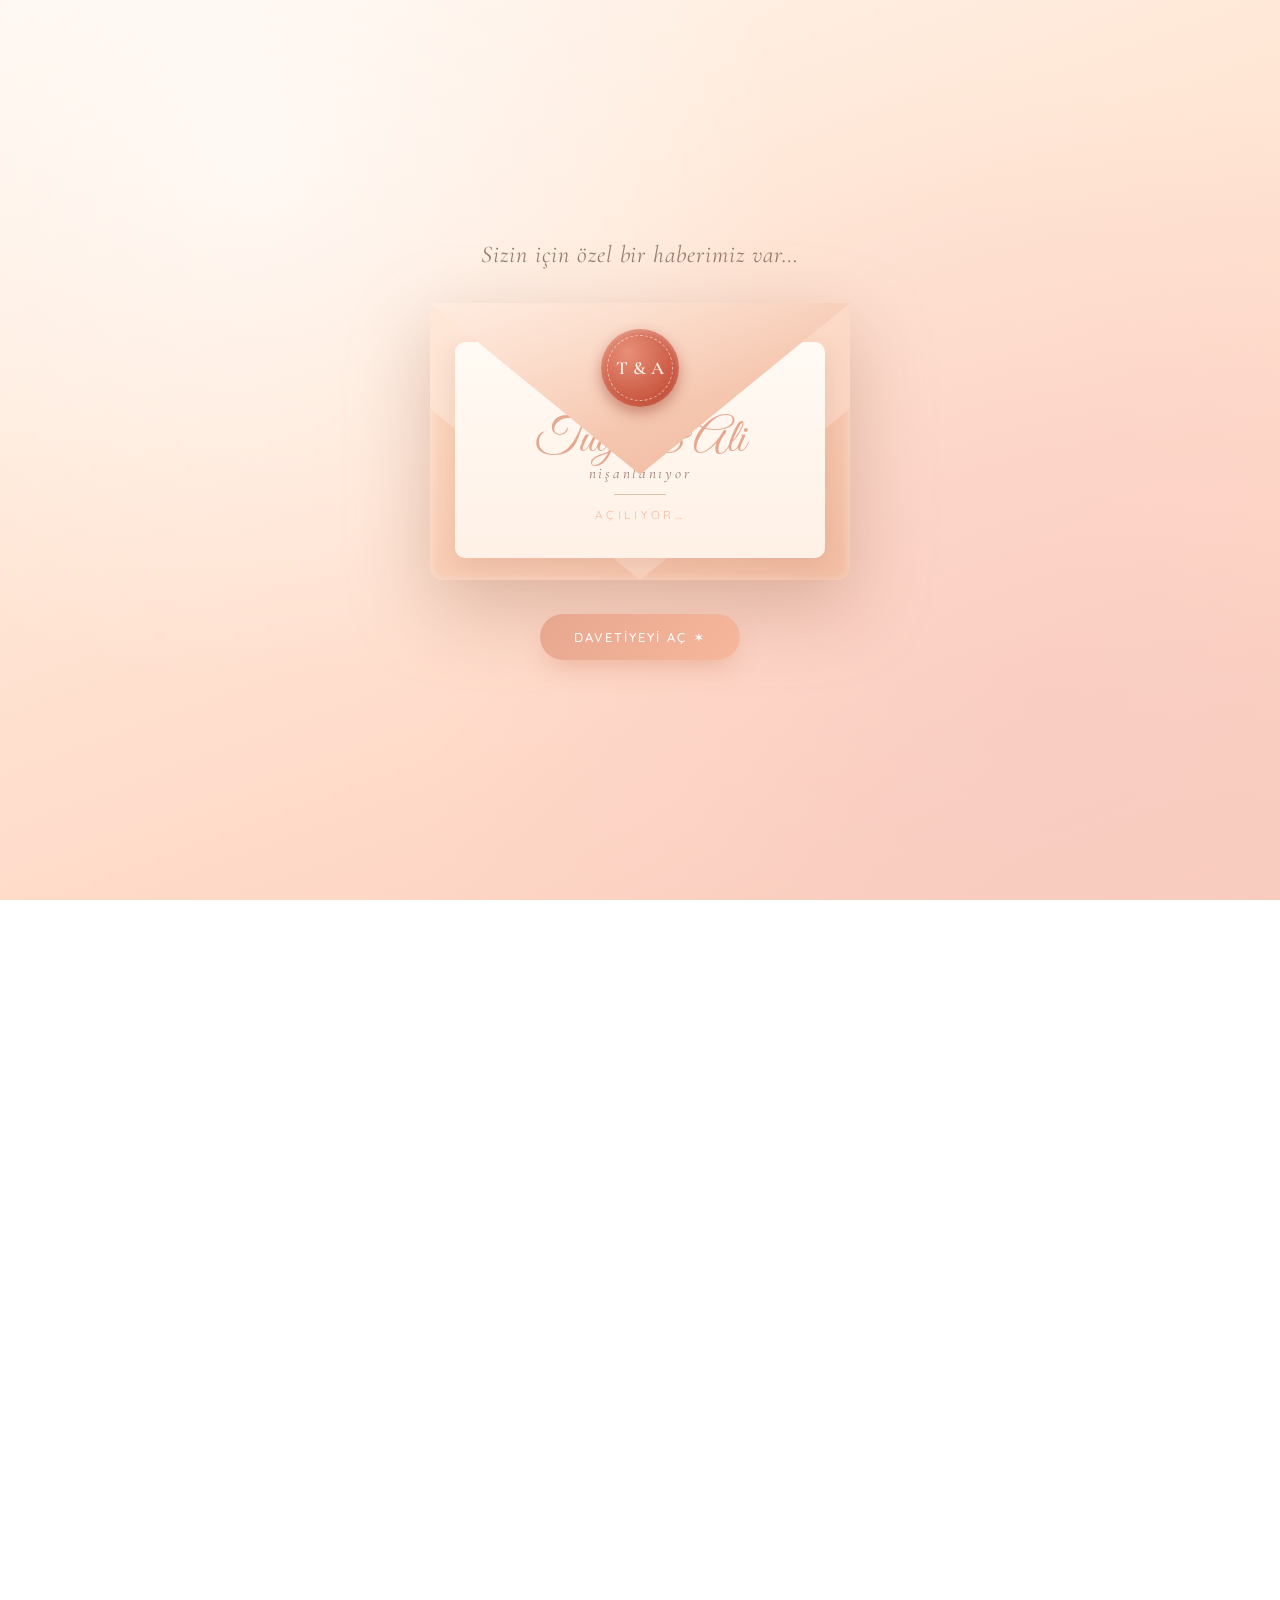
<file: index.html>
<!DOCTYPE html>
<html lang="tr">
<head>
<meta charset="UTF-8" />
<meta name="viewport" content="width=device-width, initial-scale=1.0" />
<meta name="theme-color" content="#ffd9c0" />
<title>Tuğba & Ali · Nişan Davetiyesi</title>
<meta name="description" content="Tuğba & Ali nişan törenine davetlisiniz · Zin Haliç" />

<!-- Fonts -->
<link rel="preconnect" href="https://fonts.googleapis.com" />
<link rel="preconnect" href="https://fonts.gstatic.com" crossorigin />
<link href="https://fonts.googleapis.com/css2?family=Great+Vibes&family=Cormorant+Garamond:ital,wght@0,400;0,500;0,600;1,400&family=Quicksand:wght@300;400;500;600&display=swap" rel="stylesheet" />

<link rel="stylesheet" href="css/style.css" />
</head>
<body>

<!-- ===== Global suluboya / SVG filtreleri ===== -->
<svg width="0" height="0" style="position:absolute" aria-hidden="true">
  <defs>
    <filter id="watercolor">
      <feTurbulence type="fractalNoise" baseFrequency="0.012 0.018" numOctaves="3" seed="7" result="noise"/>
      <feDisplacementMap in="SourceGraphic" in2="noise" scale="11" xChannelSelector="R" yChannelSelector="G"/>
    </filter>
    <filter id="soft"><feGaussianBlur stdDeviation="0.4"/></filter>
    <radialGradient id="peachGlow" cx="50%" cy="40%" r="65%">
      <stop offset="0%" stop-color="#fff4ea"/>
      <stop offset="55%" stop-color="#ffdfcb"/>
      <stop offset="100%" stop-color="#f7c8b6"/>
    </radialGradient>
  </defs>
</svg>

<!-- ===== AÇILIŞ: ZARF (Sürpriz) ===== -->
<div id="envelope-screen" class="envelope-screen">
  <div class="env-hint-top">Sizin için özel bir haberimiz var…</div>

  <div class="envelope" id="envelope" role="button" tabindex="0"
       aria-label="Davetiyeyi açmak için dokunun">
    <div class="env-back"></div>

    <!-- içinden çıkan kart -->
    <div class="env-letter">
      <div class="letter-deco">🕊️</div>
      <p class="letter-script">Tuğba &amp; Ali</p>
      <p class="letter-sub">nişanlanıyor</p>
      <span class="letter-line"></span>
      <p class="letter-tap">açılıyor…</p>
    </div>

    <div class="env-front"></div>
    <div class="env-flap" id="env-flap">
      <!-- mum mührü -->
      <div class="wax-seal">
        <span class="wax-initials">T&nbsp;&amp;&nbsp;A</span>
      </div>
    </div>
  </div>

  <button class="env-open-btn" id="env-open-btn">Davetiyeyi Aç ✶</button>
</div>


<!-- ===== ANA İÇERİK ===== -->
<main id="site" class="site" aria-hidden="true">

  <!-- dekoratif uçuşan kuşlar (JS doldurur) -->
  <div class="birds-layer" id="birds-layer" aria-hidden="true"></div>
  <!-- süzülen yapraklar (JS doldurur) -->
  <div class="petals-layer" id="petals-layer" aria-hidden="true"></div>

  <!-- müzik -->
  <button class="music-btn" id="music-btn" aria-label="Müziği aç/kapat" title="Müzik">
    <span class="music-icon">♫</span>
  </button>

  <!-- ---------- HERO ---------- -->
  <header class="hero">
    <svg class="hero-arch" viewBox="0 0 600 760" preserveAspectRatio="xMidYMid meet" aria-hidden="true">
      <path d="M300 30 C150 30 70 150 70 320 L70 730 L530 730 L530 320 C530 150 450 30 300 30 Z"
            fill="none" stroke="#e7a78f" stroke-width="2.4" filter="url(#watercolor)" opacity="0.65"/>
    </svg>

    <!-- üst çiçek dalı -->
    <div class="floral floral-top"></div>

    <div class="hero-inner reveal">
      <p class="hero-pre">— birlikte yeni bir başlangıca —</p>
      <h1 class="hero-names">
        <span class="name">Tuğba</span>
        <span class="amp">&amp;</span>
        <span class="name">Ali</span>
      </h1>
      <p class="hero-tag">Nişanlanıyoruz</p>
      <div class="hero-date">
        <span class="hd-day" id="hero-date-text">— —</span>
        <span class="hd-sep">·</span>
        <span class="hd-place">Zin Haliç</span>
      </div>
    </div>

    <!-- alt çiçek dalı -->
    <div class="floral floral-bottom"></div>

    <a href="#story" class="scroll-cue" aria-label="Aşağı kaydır">
      <span></span>
    </a>
  </header>

  <!-- ---------- KISA NOT / DAVET ---------- -->
  <section class="invite reveal" id="story">
    <div class="invite-flower">🌸</div>
    <h2 class="section-title">Davetlisiniz</h2>
    <p class="invite-text">
      Sevginin küçük bir kuş gibi kanat çırptığı,
      çiçeklerin en tatlı haliyle açtığı bir günde…
      <br/><br/>
      Birbirimize <em>“evet”</em> demenin ilk adımını atıyoruz.
      Bu mutluluğumuzu sizinle, en sevdiklerimizle paylaşmak
      bizim için bir tutam huzur, bir avuç sevinç olacak.
    </p>
    <div class="invite-signature">Tuğba &amp; Ali</div>
  </section>

  <!-- ---------- GERİ SAYIM ---------- -->
  <section class="countdown-sec reveal">
    <h2 class="section-title light">O güne kalan</h2>
    <div class="countdown" id="countdown" aria-live="polite">
      <div class="cd-box"><span class="cd-num" id="cd-days">00</span><span class="cd-label">gün</span></div>
      <div class="cd-box"><span class="cd-num" id="cd-hours">00</span><span class="cd-label">saat</span></div>
      <div class="cd-box"><span class="cd-num" id="cd-mins">00</span><span class="cd-label">dakika</span></div>
      <div class="cd-box"><span class="cd-num" id="cd-secs">00</span><span class="cd-label">saniye</span></div>
    </div>
    <p class="countdown-done" id="countdown-done" hidden>Bugün o gün! 🎉 Sizi bekliyoruz.</p>
  </section>

  <!-- ---------- DETAYLAR ---------- -->
  <section class="details reveal">
    <h2 class="section-title">Detaylar</h2>
    <div class="detail-cards">
      <article class="detail-card">
        <div class="dc-icon">📅</div>
        <h3>Tarih</h3>
        <p id="detail-date">— —</p>
        <p class="dc-soft" id="detail-time">— —</p>
      </article>
      <article class="detail-card">
        <div class="dc-icon">🤍</div>
        <h3>Mekân</h3>
        <p>Zin Haliç</p>
        <p class="dc-soft">İstanbul</p>
      </article>
      <article class="detail-card">
        <div class="dc-icon">🌿</div>
        <h3>Kıyafet</h3>
        <p>Soft &amp; Şık</p>
        <p class="dc-soft">pastel tonlar makbule geçer</p>
      </article>
    </div>
    <a class="map-btn" id="map-btn" href="https://www.google.com/maps/search/?api=1&query=Zin+Hali%C3%A7"
       target="_blank" rel="noopener">📍 Yol Tarifi Al</a>
  </section>

  <!-- ---------- RSVP ---------- -->
  <section class="rsvp reveal" id="rsvp">
    <div class="rsvp-bird">🕊️</div>
    <h2 class="section-title">Geliyor musunuz?</h2>
    <p class="rsvp-sub">Lütfen bizi haberdar edin, sizi aramızda görmek isteriz.</p>

    <form class="rsvp-form" id="rsvp-form">
      <div class="field">
        <label for="r-name">Adınız</label>
        <input type="text" id="r-name" name="name" required placeholder="Adınız Soyadınız" />
      </div>

      <div class="field">
        <span class="field-label">Katılım</span>
        <div class="choice">
          <label class="chip"><input type="radio" name="attend" value="Geliyorum" checked /><span>🌷 Geliyorum</span></label>
          <label class="chip"><input type="radio" name="attend" value="Maalesef gelemiyorum" /><span>🥲 Gelemiyorum</span></label>
        </div>
      </div>

      <div class="field">
        <label for="r-count">Kaç kişi?</label>
        <input type="number" id="r-count" name="count" min="1" max="20" value="1" />
      </div>

      <div class="field">
        <label for="r-note">Çiftimize not (isteğe bağlı)</label>
        <textarea id="r-note" name="note" rows="2" placeholder="Sevgi dolu birkaç kelime…"></textarea>
      </div>

      <button type="submit" class="rsvp-submit">Gönder ✶</button>
      <p class="rsvp-feedback" id="rsvp-feedback" role="status"></p>
    </form>
  </section>

  <!-- ---------- FOOTER ---------- -->
  <footer class="footer">
    <div class="footer-flowers">🌸 🕊️ 🌿</div>
    <p class="footer-names">Tuğba &amp; Ali</p>
    <p class="footer-soft">sevgiyle hazırlandı · Zin Haliç</p>
  </footer>

</main>

<script src="js/main.js"></script>
</body>
</html>
</file>
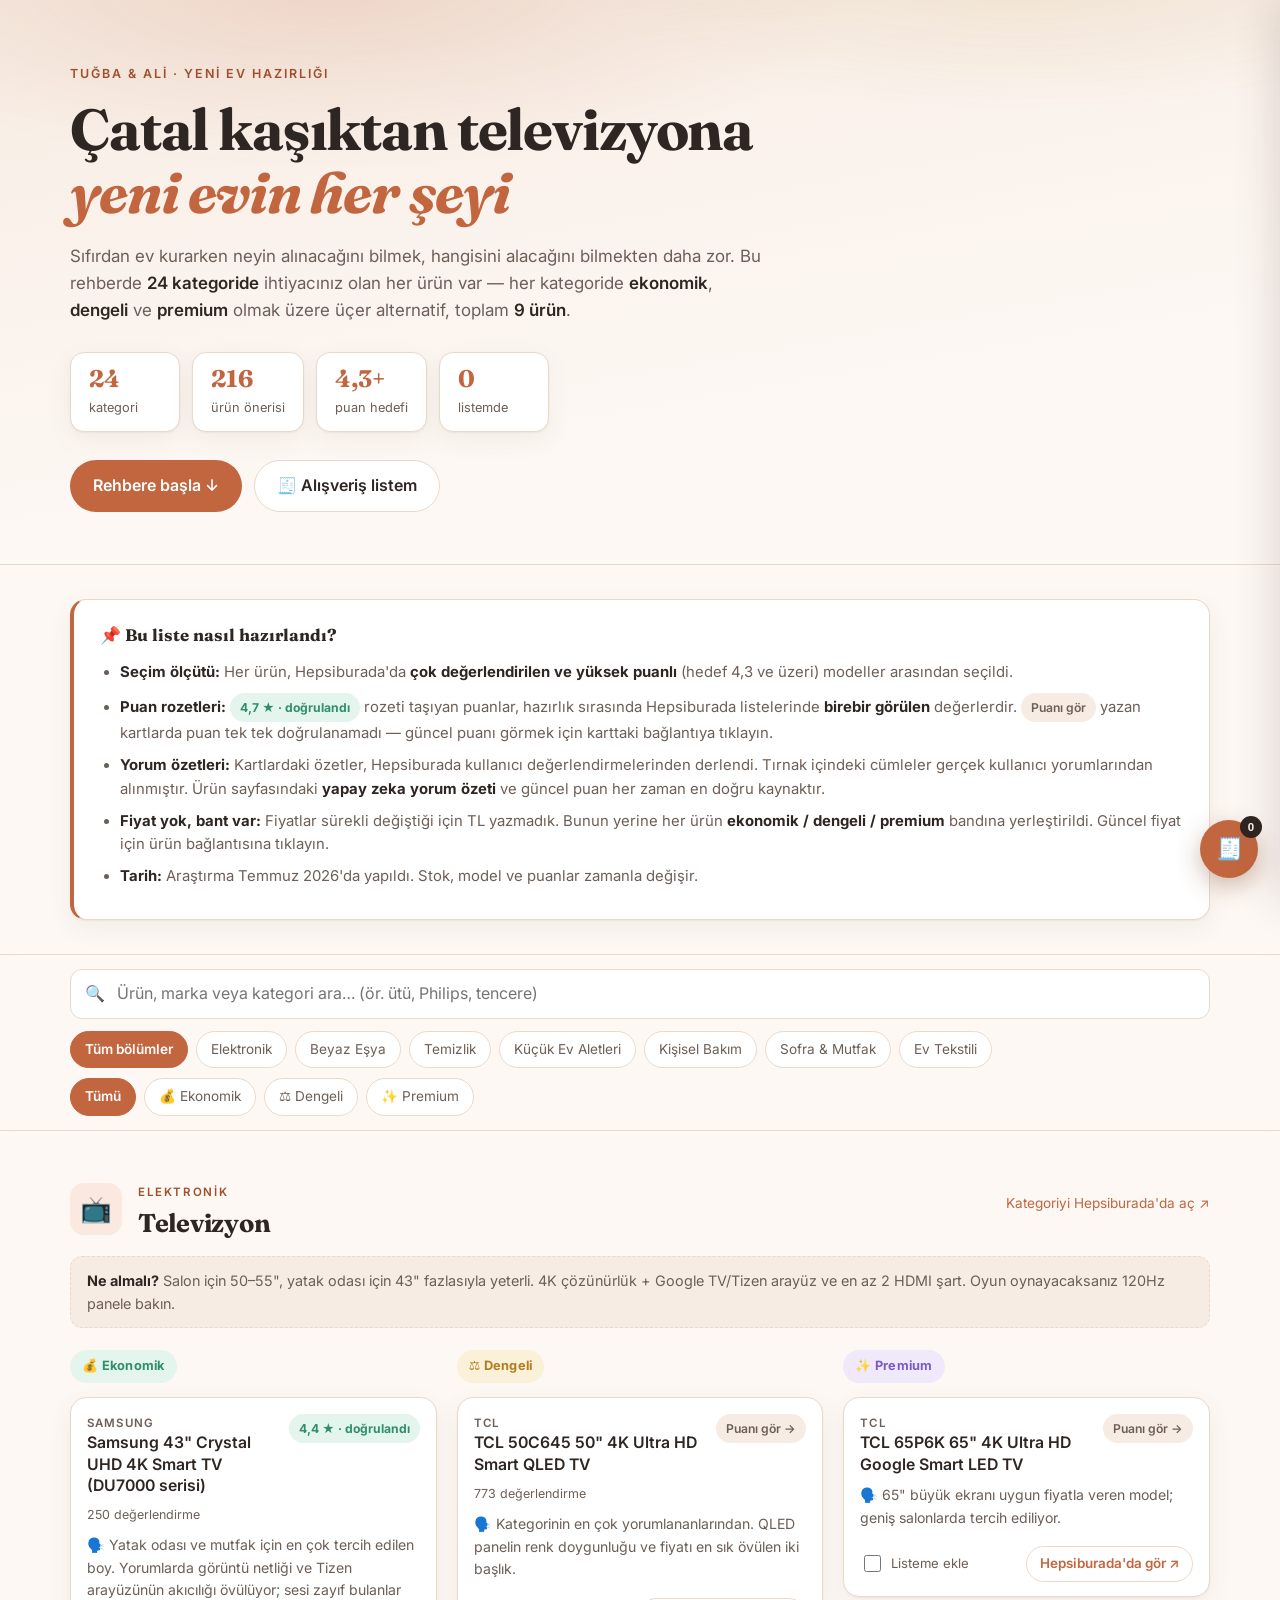
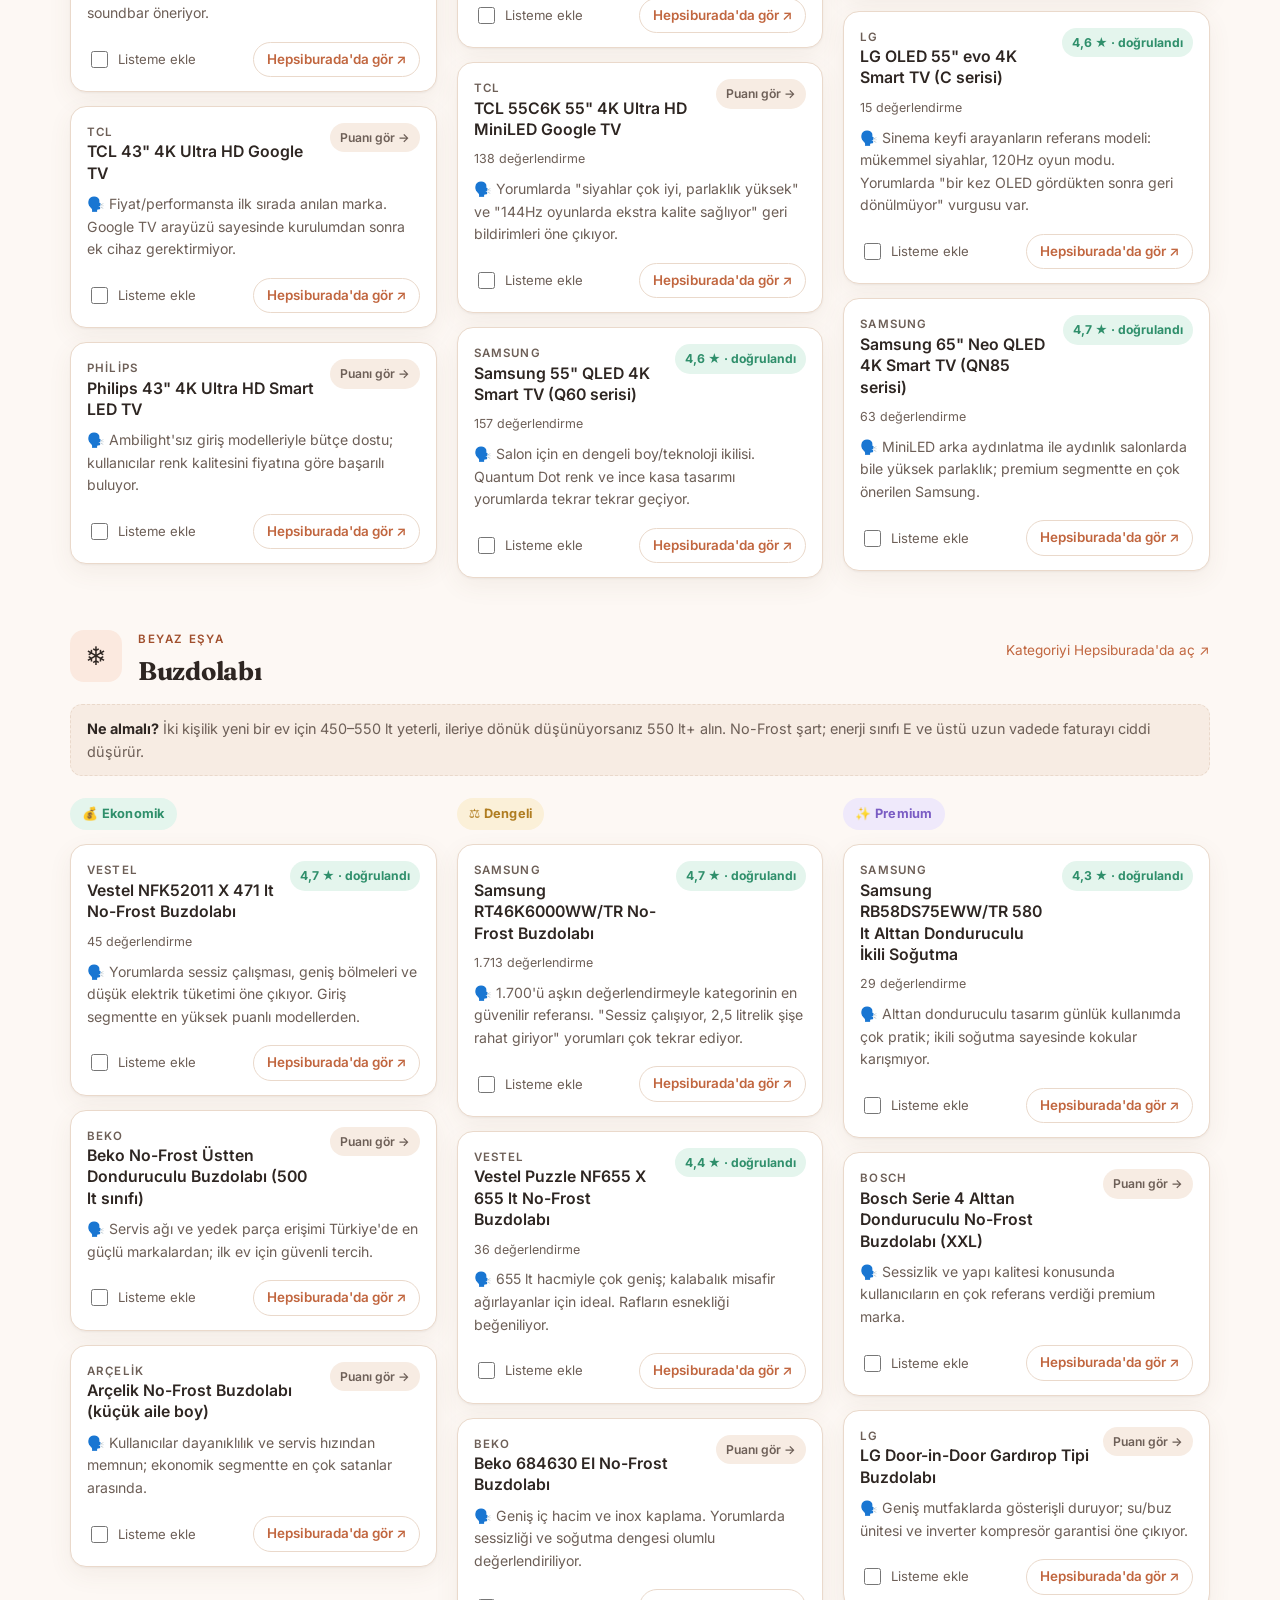
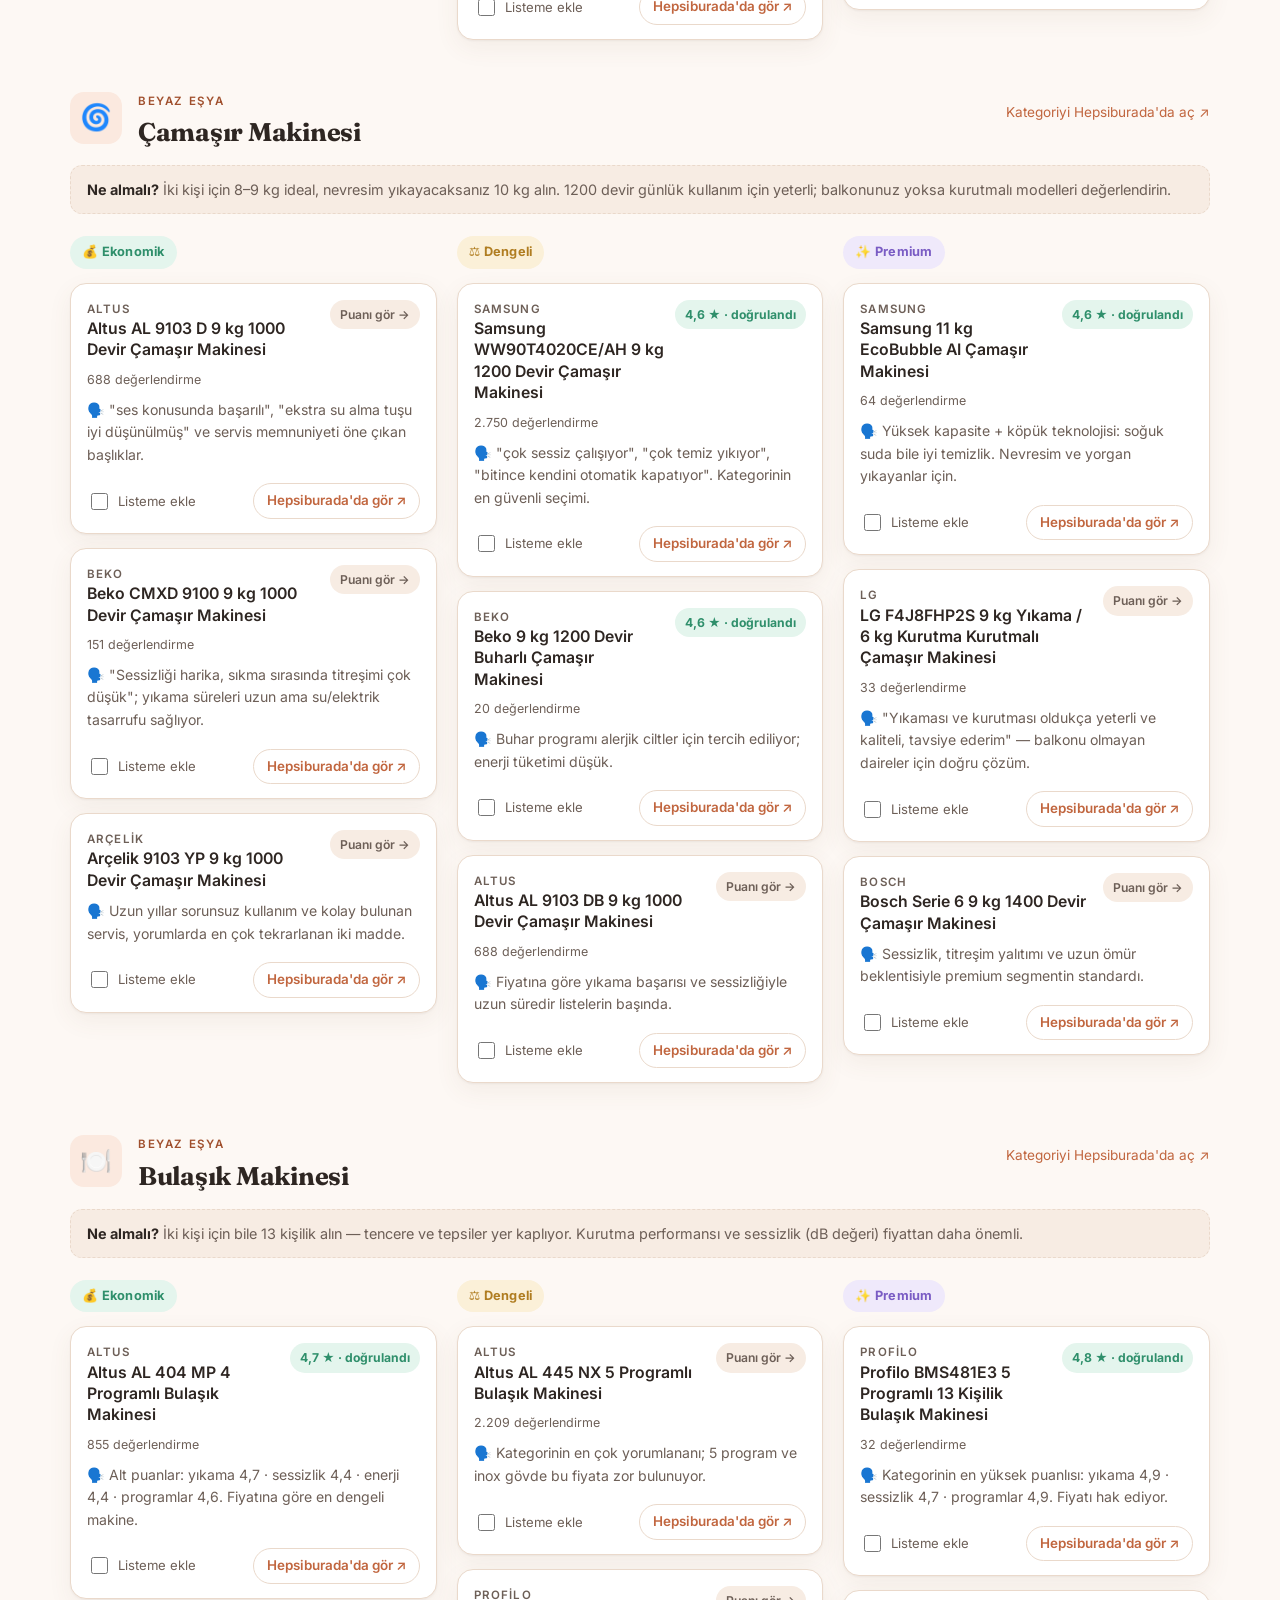
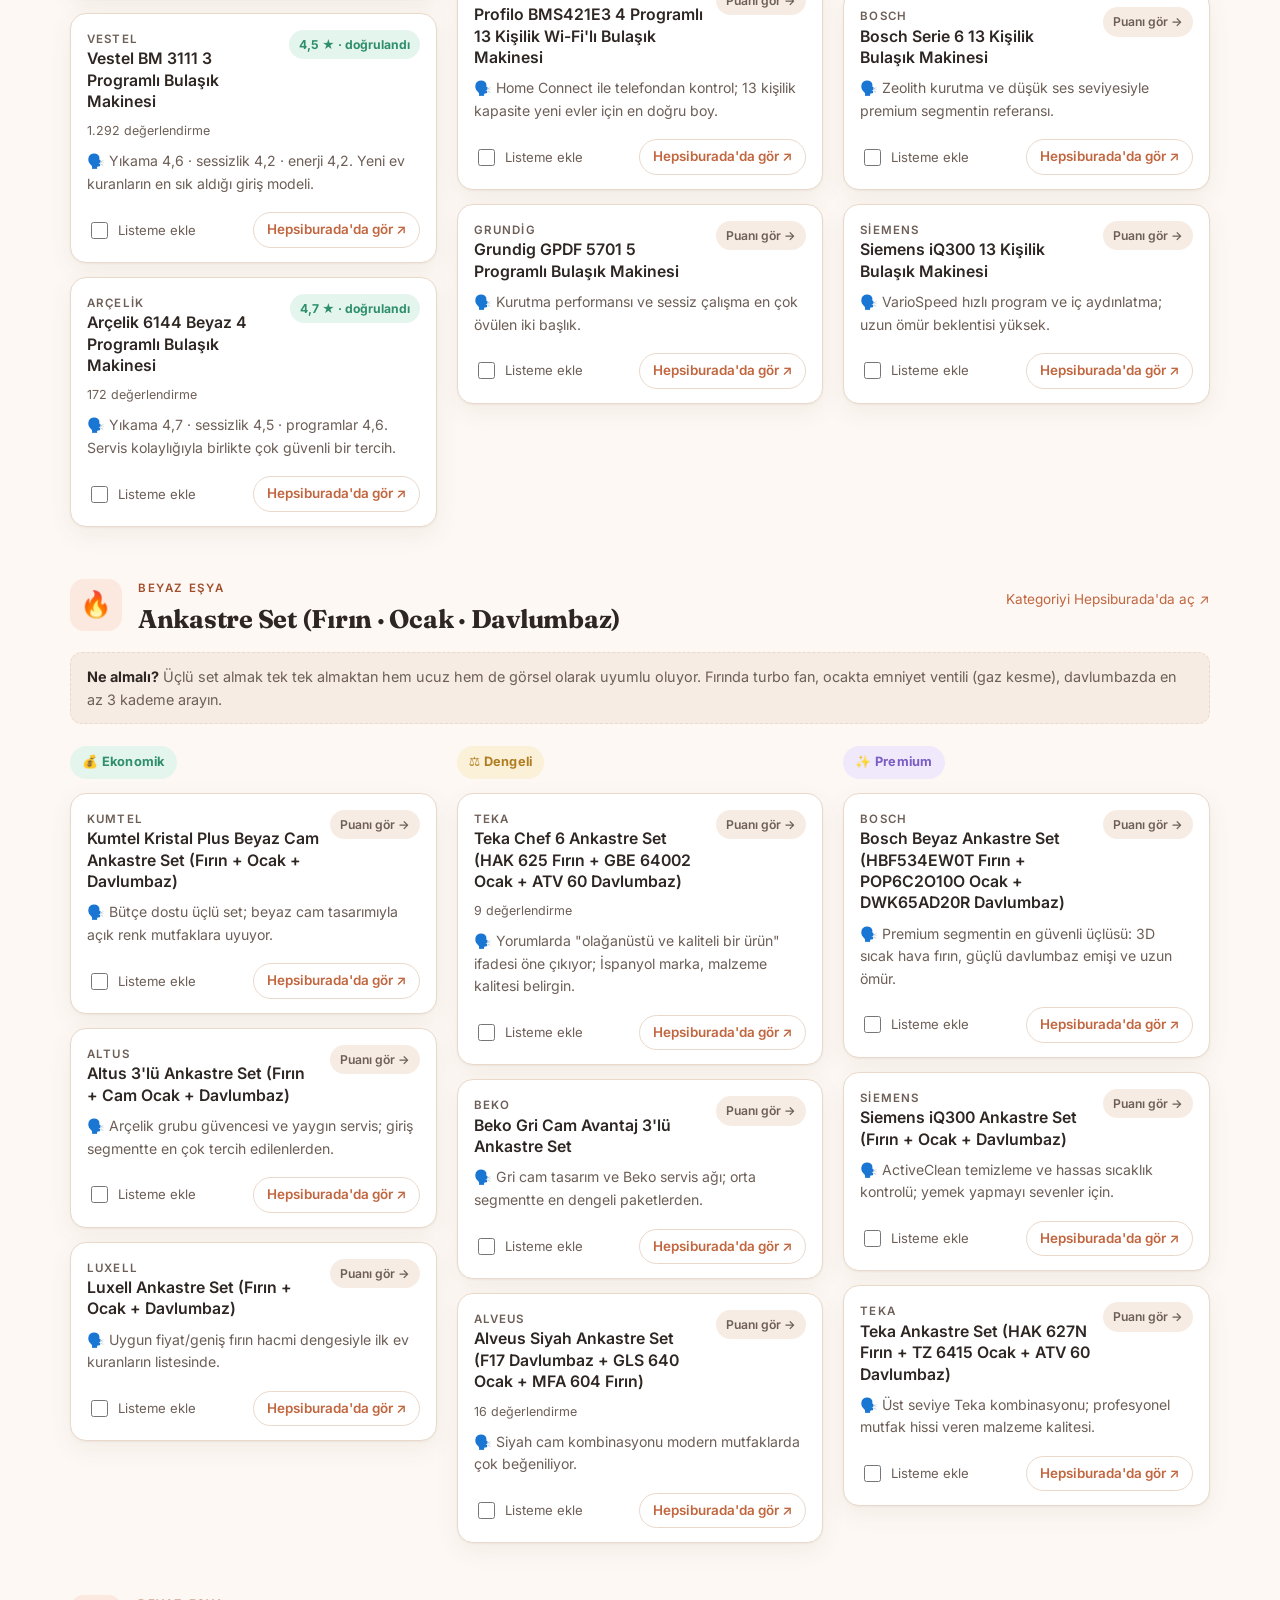
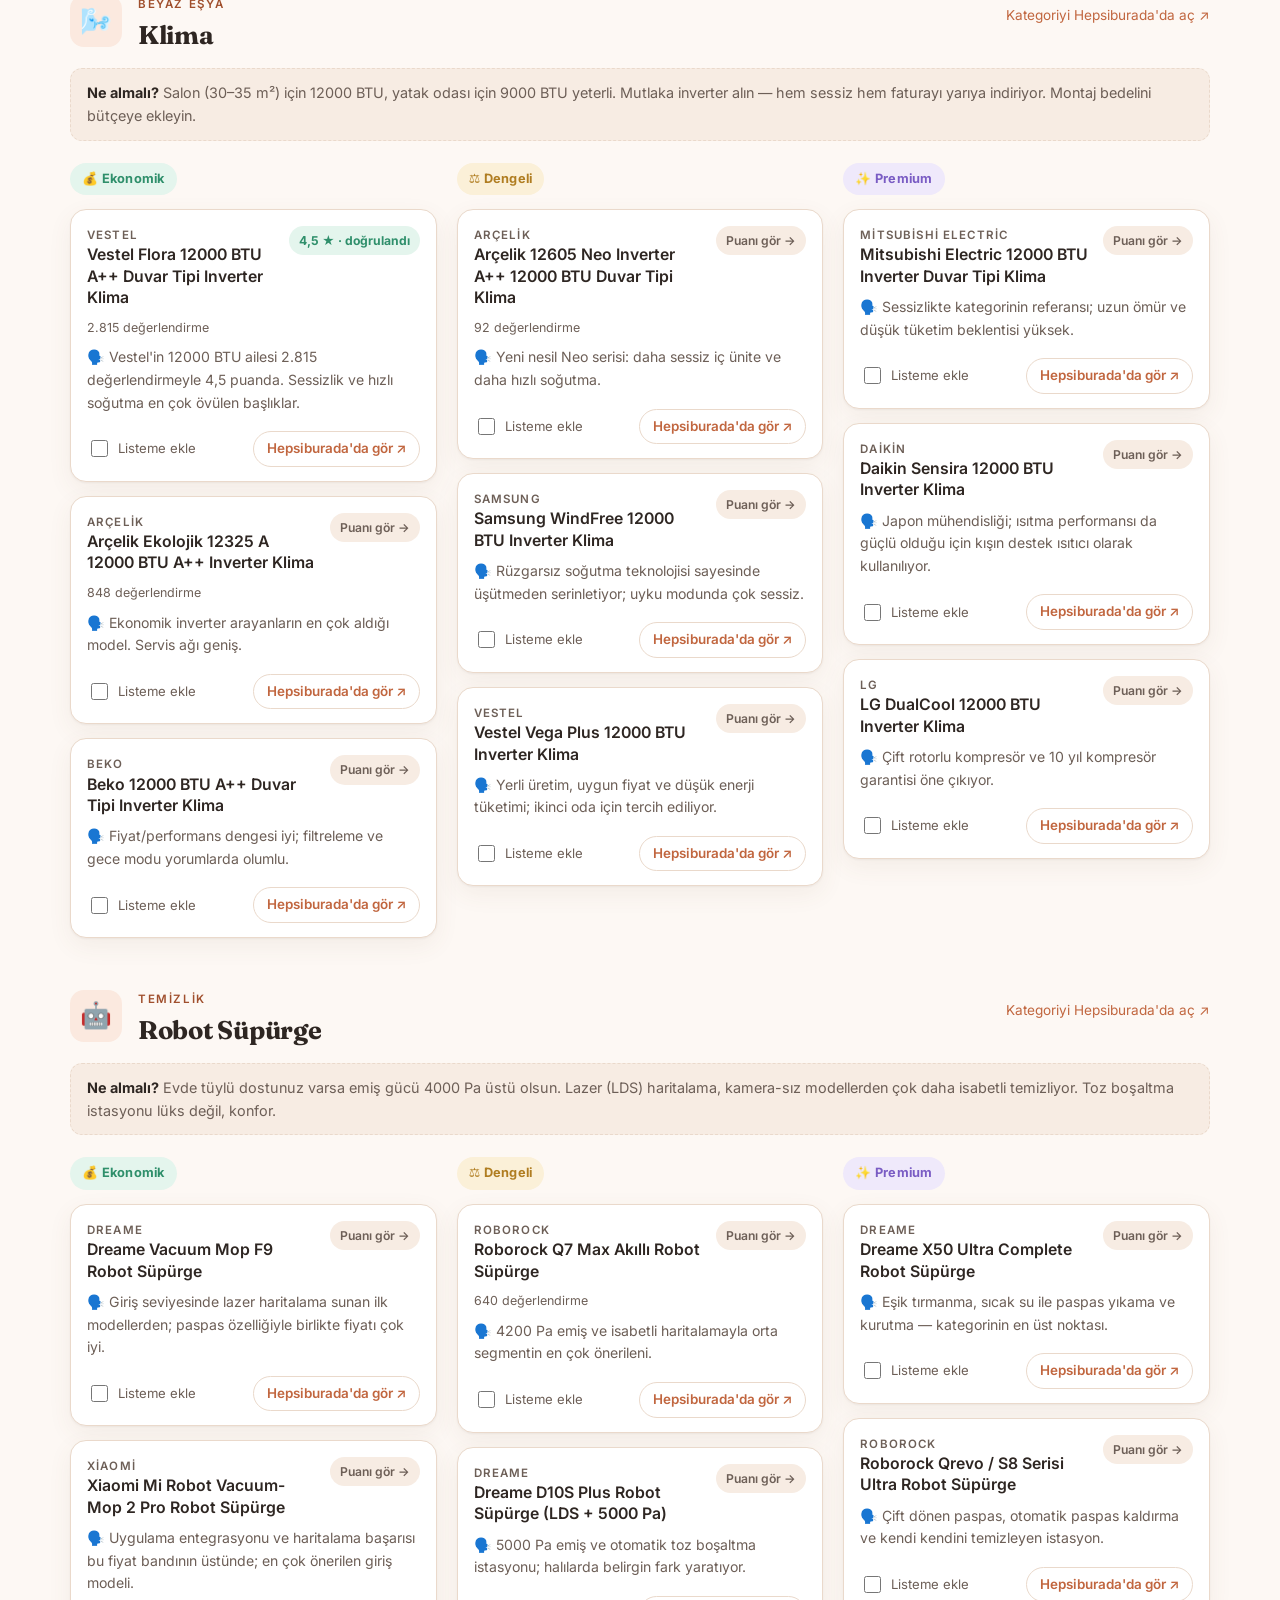
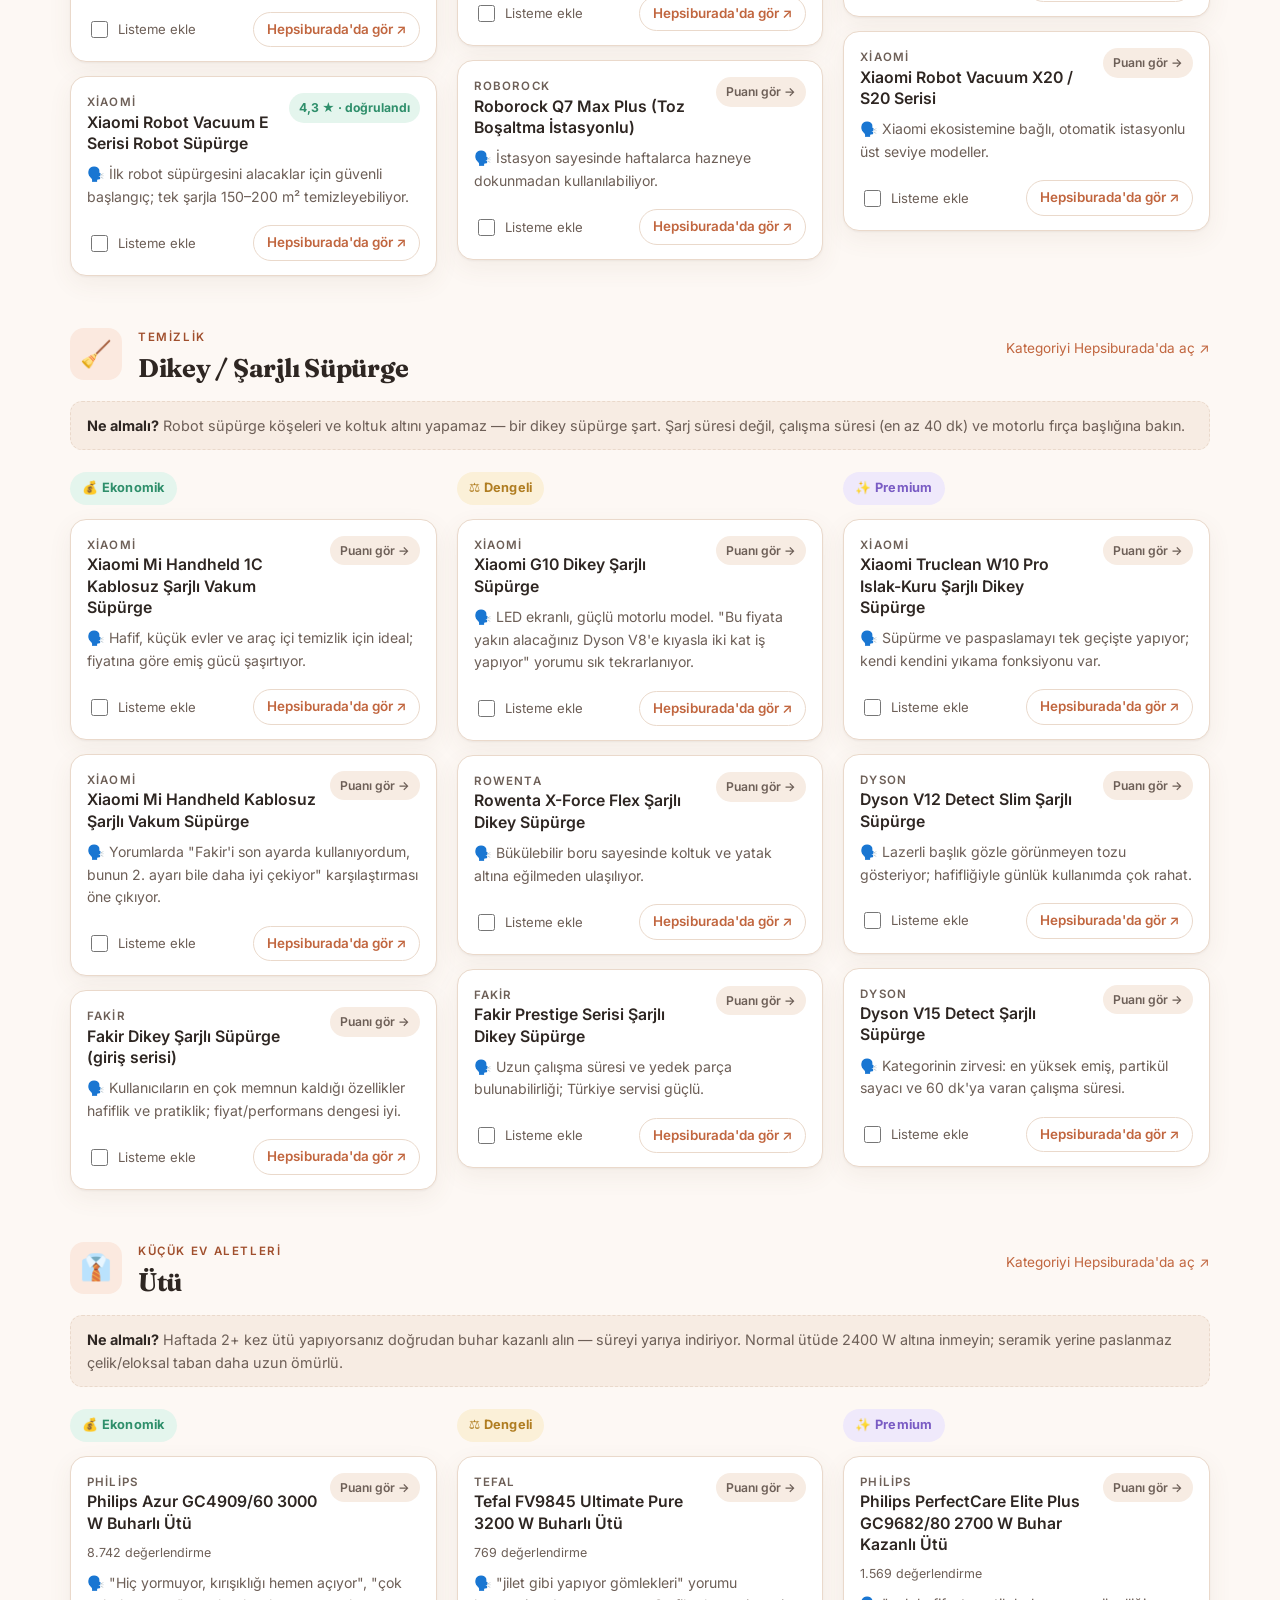
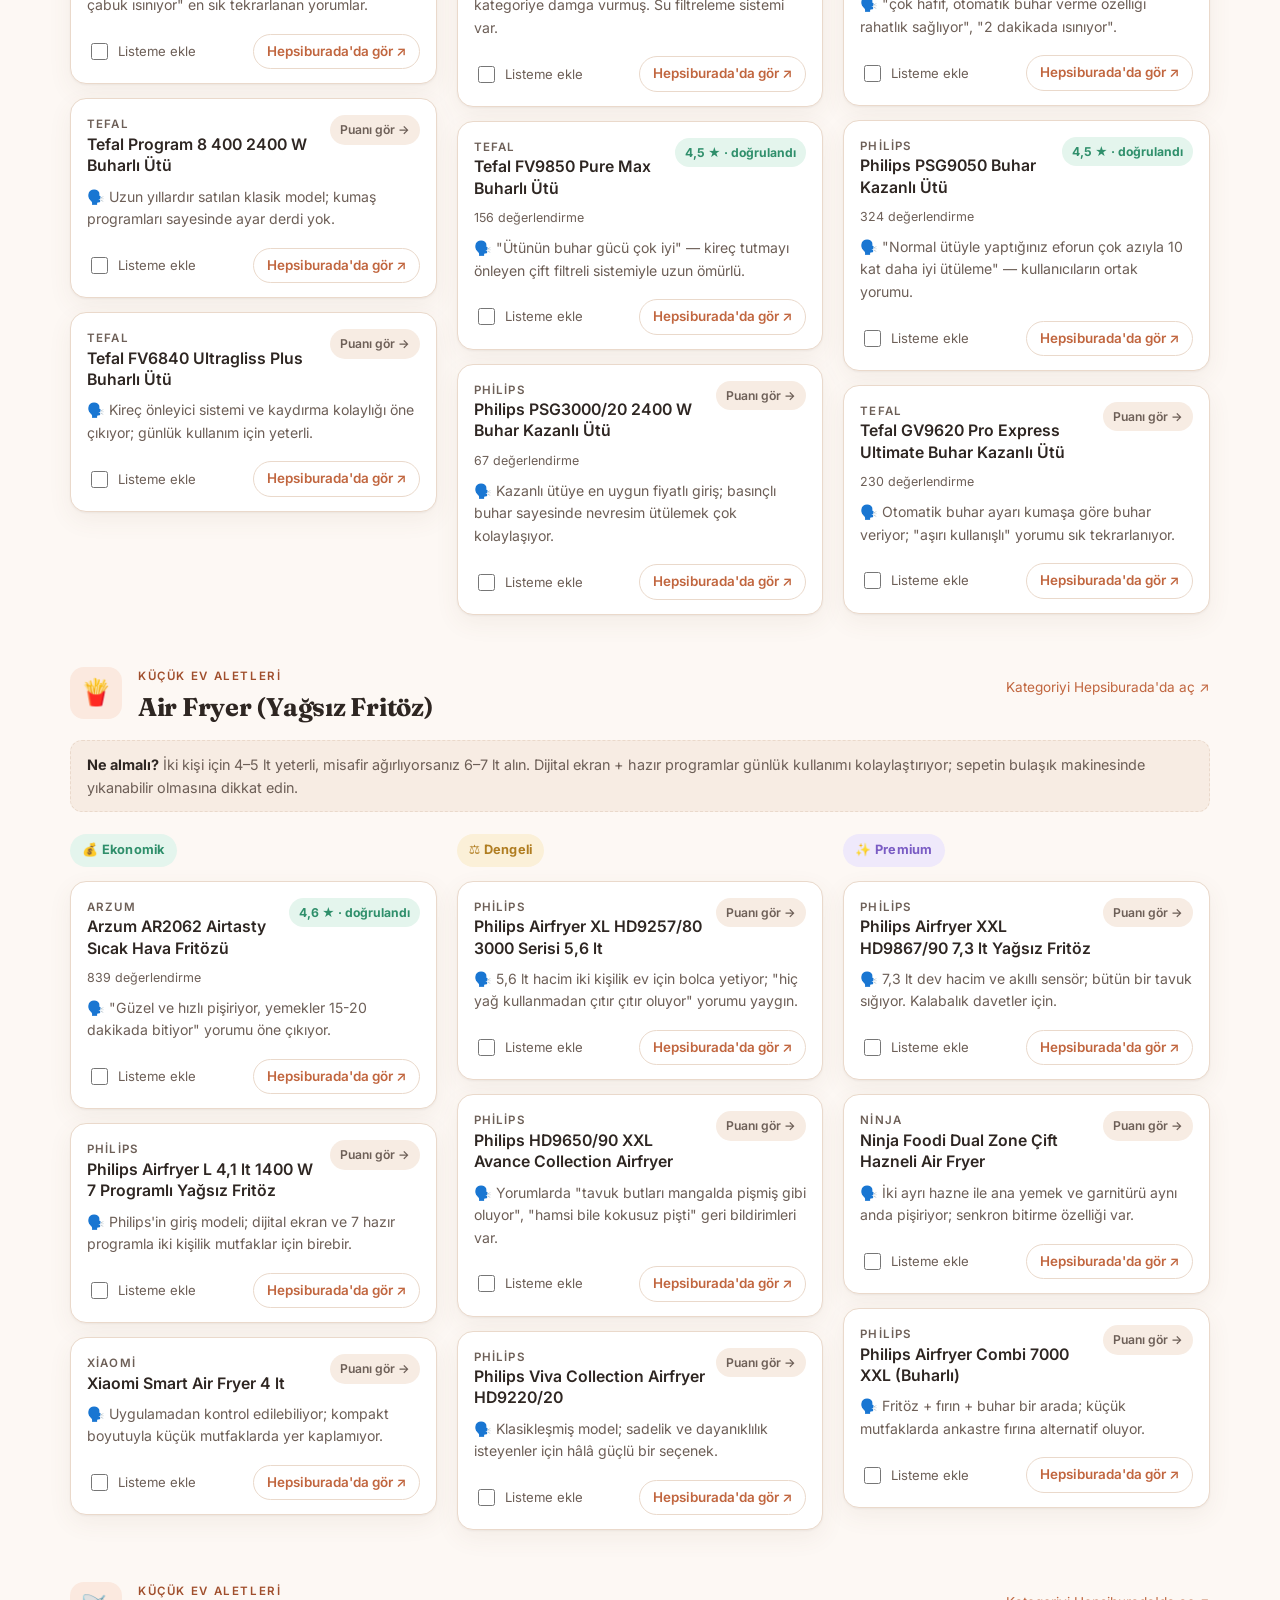
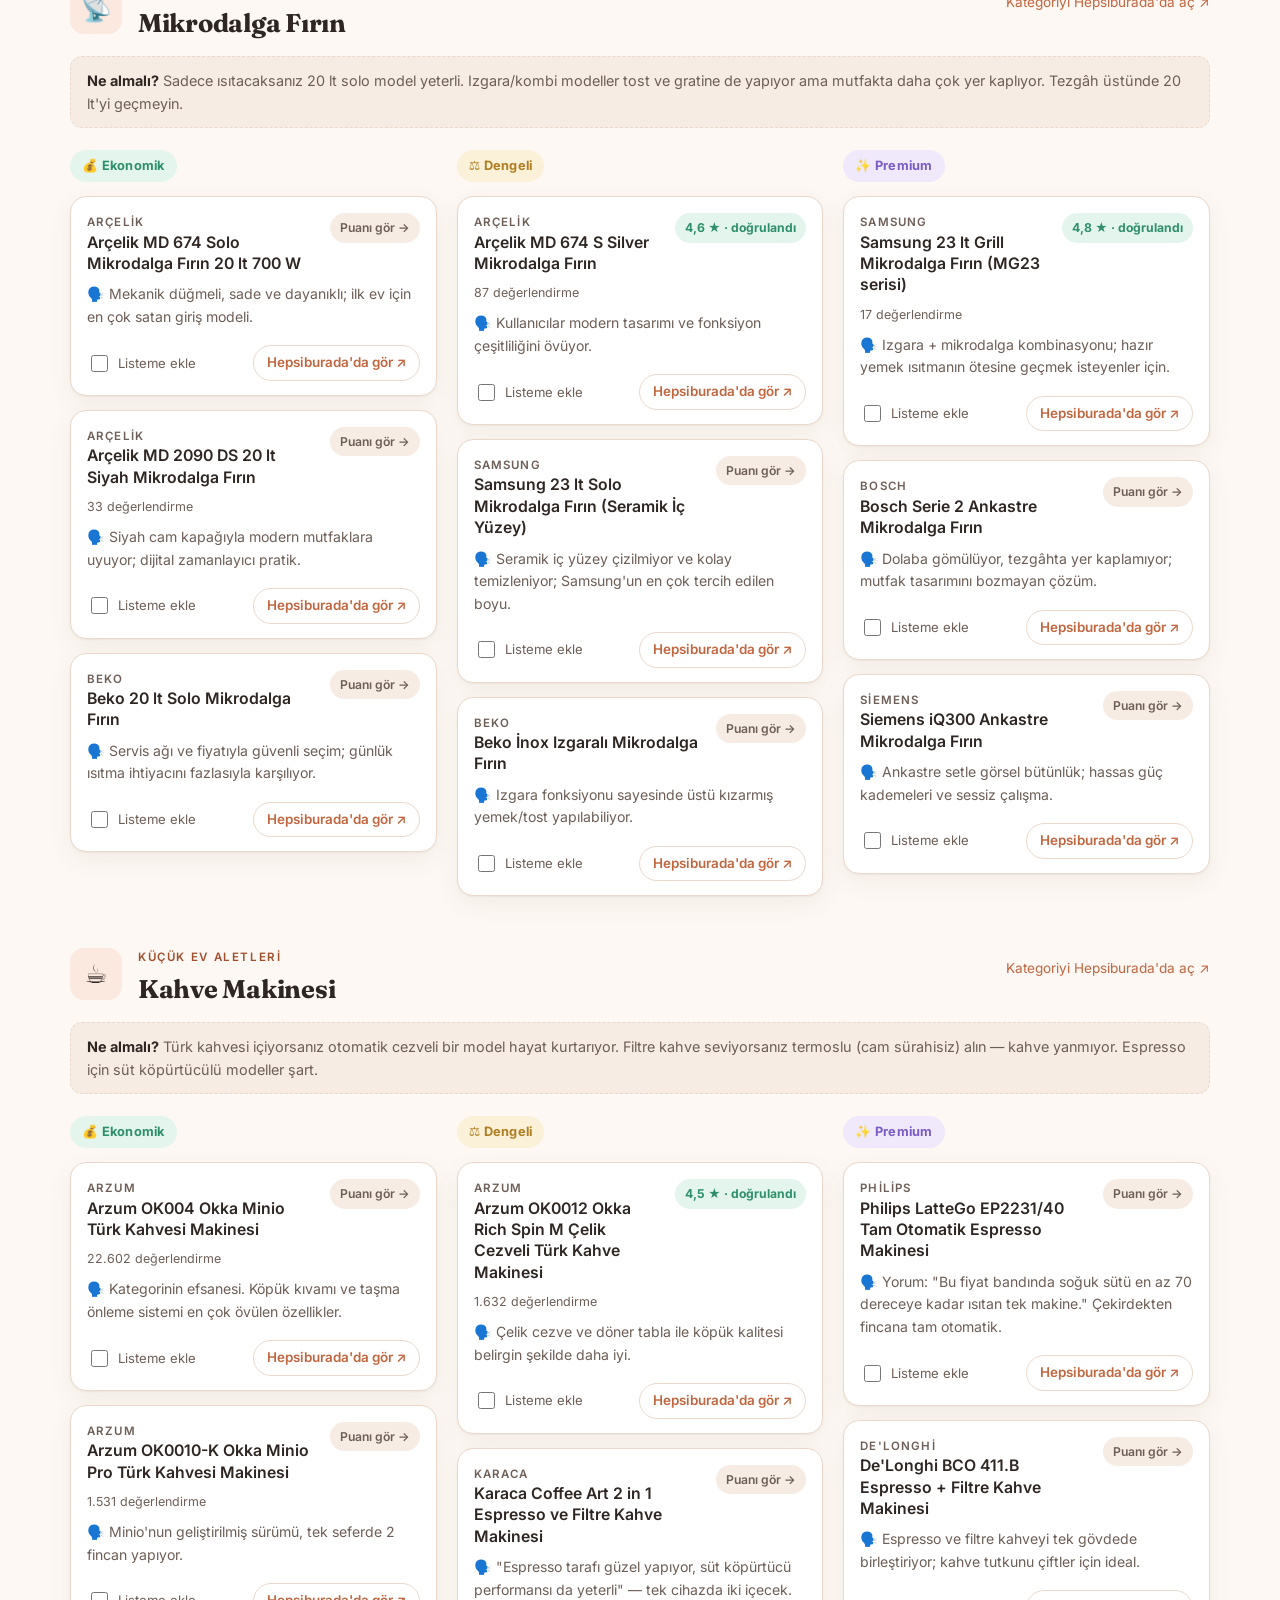
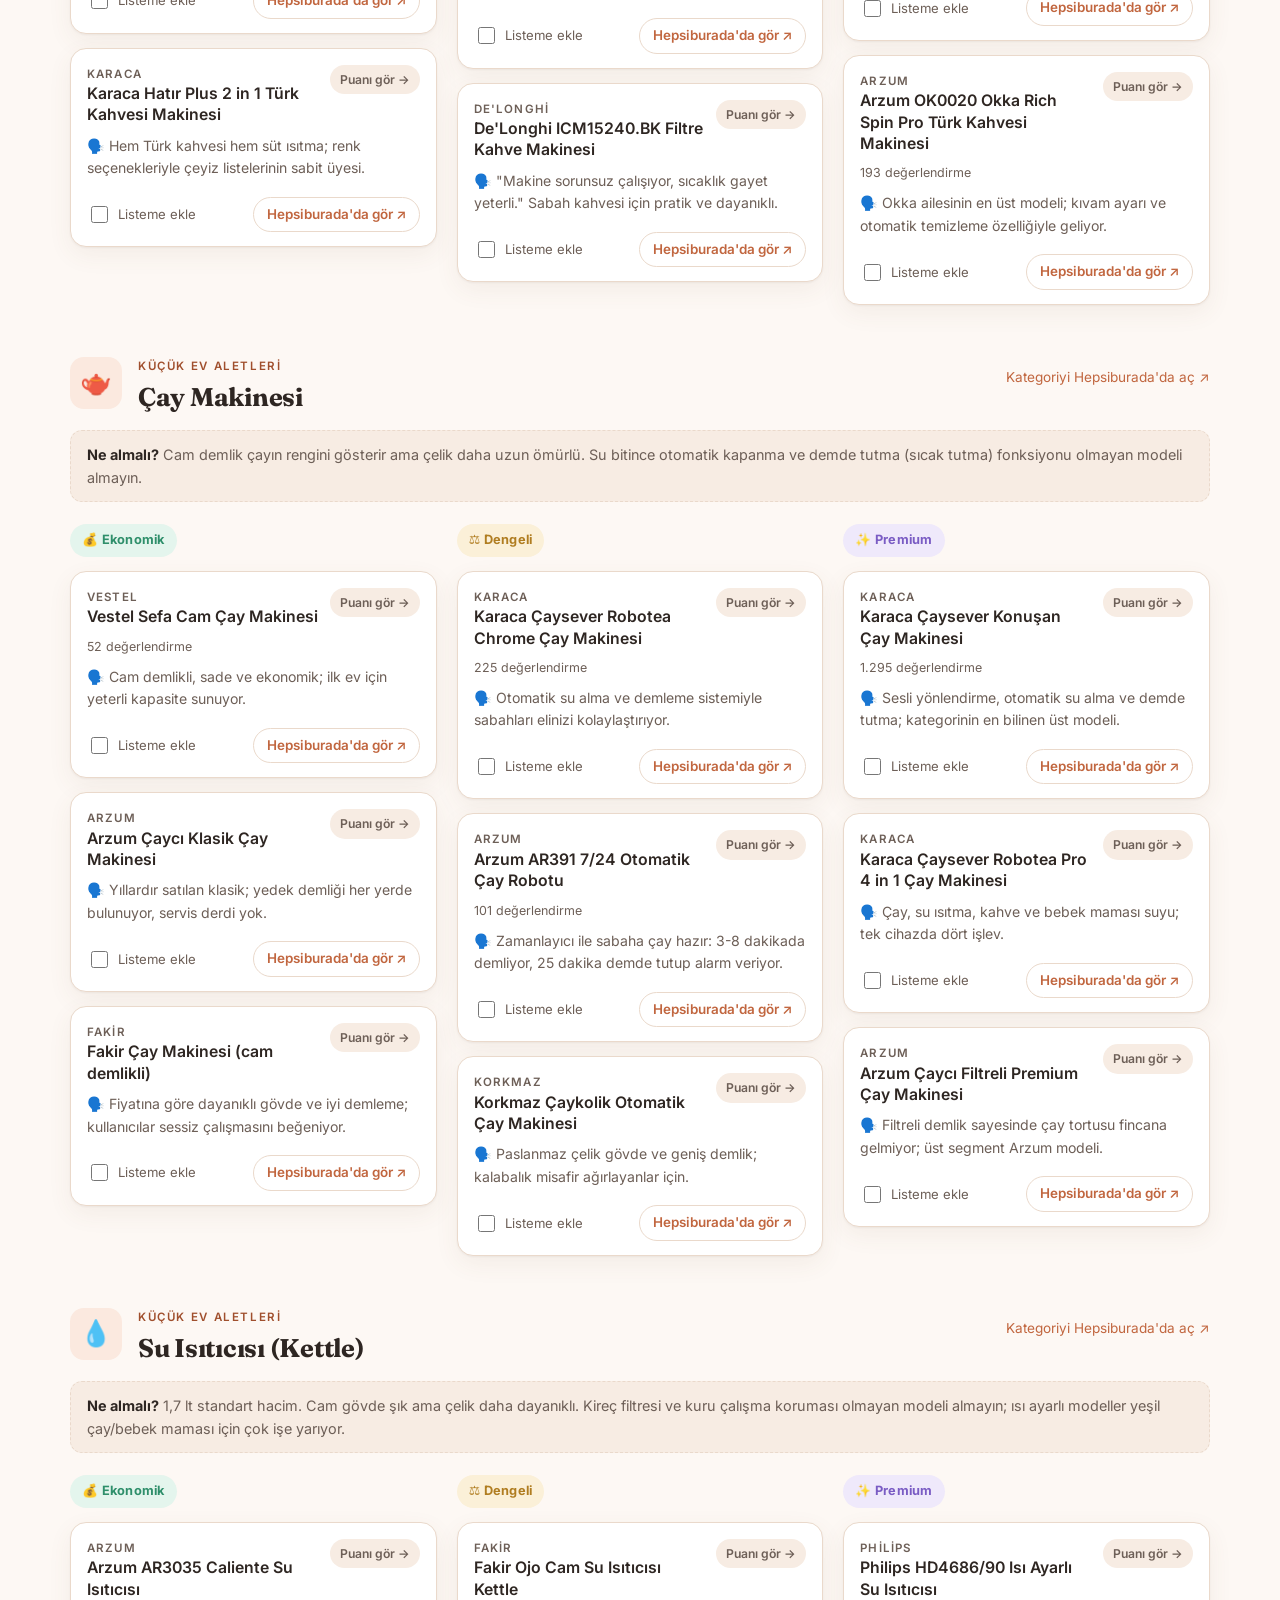
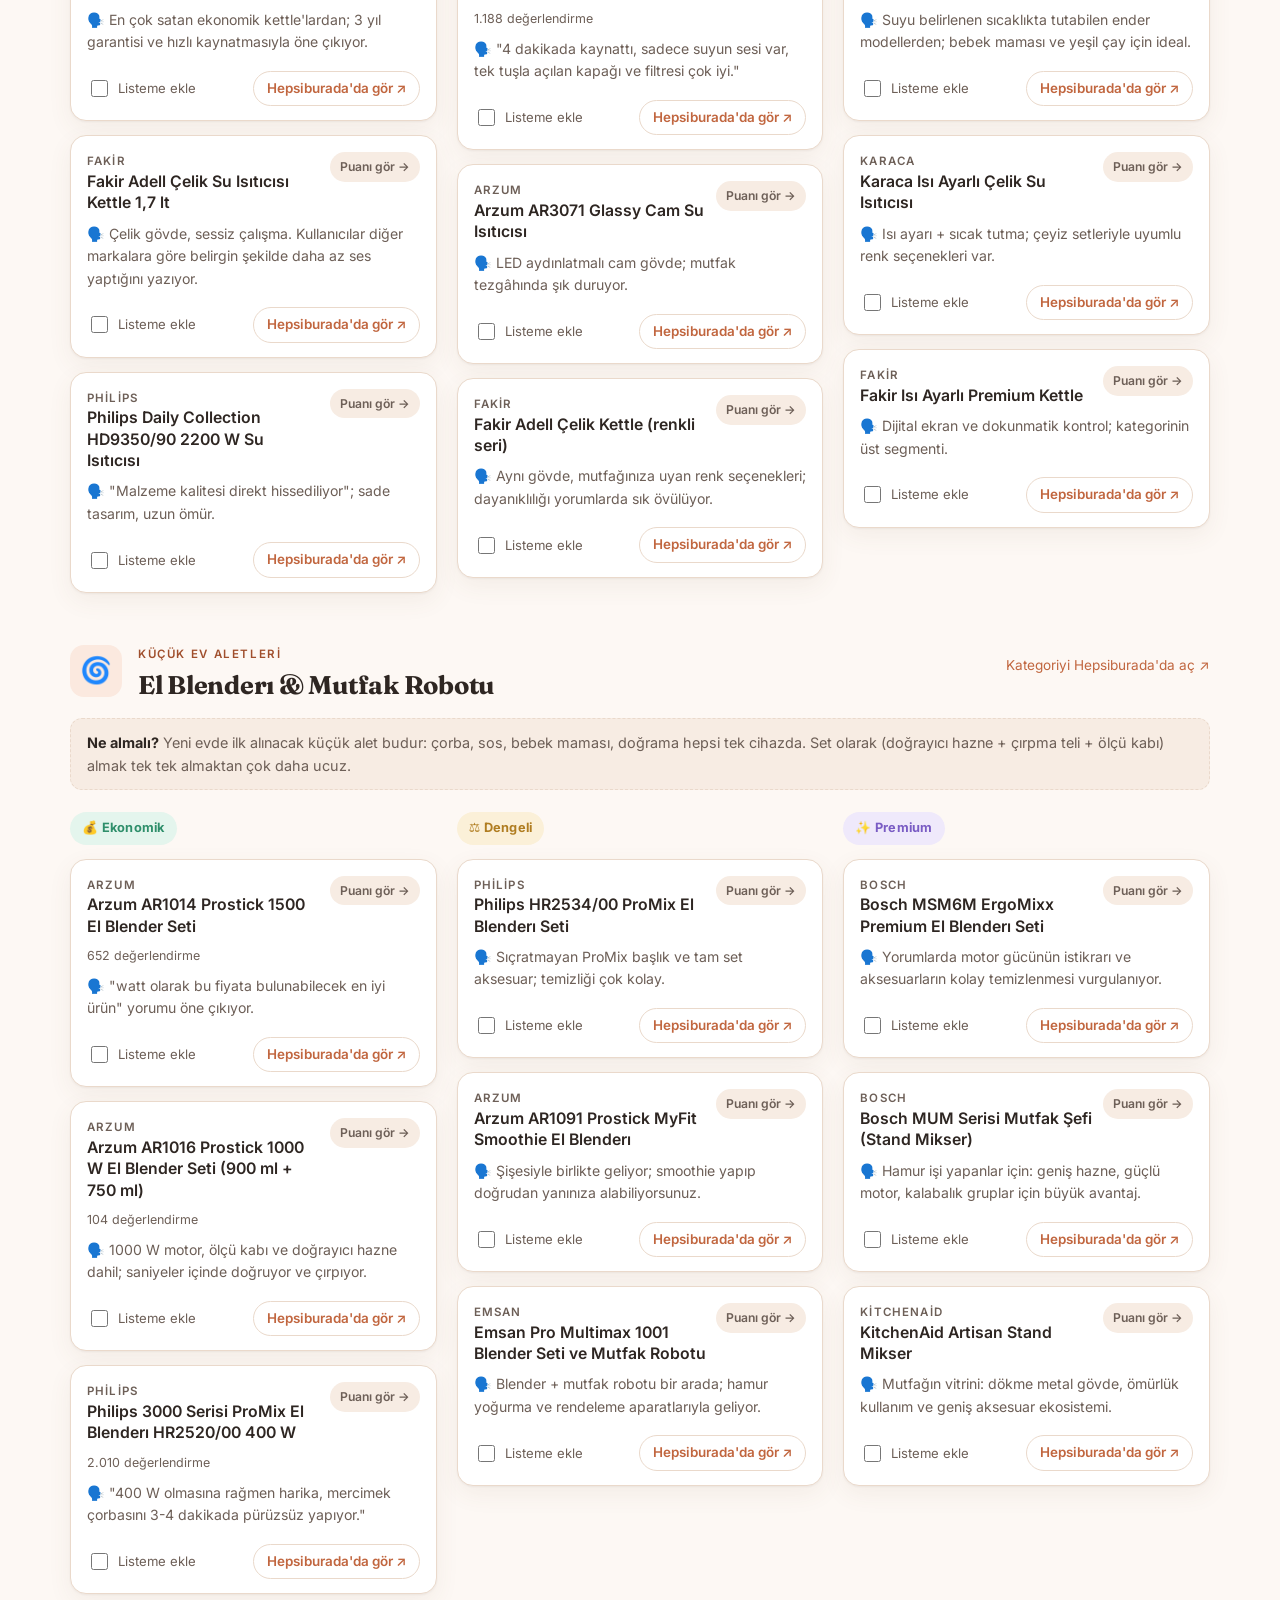
<file: ev/index.html>
<!DOCTYPE html>
<html lang="tr">
<head>
<meta charset="UTF-8" />
<meta name="viewport" content="width=device-width, initial-scale=1.0" />
<meta name="theme-color" content="#c1663f" />
<title>Yeni Ev Rehberi · Çatal kaşıktan televizyona</title>
<meta name="description" content="Evlenip yeni ev kuranlar için kategori kategori ürün rehberi: her ihtiyaç için ekonomik, dengeli ve premium üçer alternatif. Hepsiburada puanları ve yorum özetleriyle." />
<link rel="preconnect" href="https://fonts.googleapis.com" />
<link rel="preconnect" href="https://fonts.gstatic.com" crossorigin />
<link href="https://fonts.googleapis.com/css2?family=Fraunces:opsz,wght@9..144,500;9..144,700&family=Inter:wght@300;400;500;600;700&display=swap" rel="stylesheet" />
<link rel="stylesheet" href="css/style.css" />
</head>
<body>

<!-- ══════════ HERO ══════════ -->
<header class="hero">
  <div class="hero-glow" aria-hidden="true"></div>
  <div class="wrap">
    <p class="kicker">Tuğba &amp; Ali · Yeni Ev Hazırlığı</p>
    <h1>Çatal kaşıktan televizyona<br /><em>yeni evin her şeyi</em></h1>
    <p class="lede">
      Sıfırdan ev kurarken neyin alınacağını bilmek, hangisini alacağını bilmekten daha zor.
      Bu rehberde <strong>24 kategoride</strong> ihtiyacınız olan her ürün var — her kategoride
      <strong>ekonomik</strong>, <strong>dengeli</strong> ve <strong>premium</strong> olmak üzere
      üçer alternatif, toplam <strong>9 ürün</strong>.
    </p>

    <div class="stats">
      <div class="stat"><b id="stat-cat">24</b><span>kategori</span></div>
      <div class="stat"><b id="stat-prod">216</b><span>ürün önerisi</span></div>
      <div class="stat"><b>4,3+</b><span>puan hedefi</span></div>
      <div class="stat"><b id="stat-checked">0</b><span>listemde</span></div>
    </div>

    <div class="hero-actions">
      <a class="btn primary" href="#rehber">Rehbere başla ↓</a>
      <button class="btn ghost" id="open-list">🧾 Alışveriş listem</button>
    </div>
  </div>
</header>

<!-- ══════════ YÖNTEM / ŞEFFAFLIK ══════════ -->
<section class="wrap">
  <div class="method">
    <h2>📌 Bu liste nasıl hazırlandı?</h2>
    <ul>
      <li><b>Seçim ölçütü:</b> Her ürün, Hepsiburada'da <b>çok değerlendirilen ve yüksek puanlı</b> (hedef 4,3 ve üzeri) modeller arasından seçildi.</li>
      <li><b>Puan rozetleri:</b> <span class="badge verified">4,7 ★ · doğrulandı</span> rozeti taşıyan puanlar, hazırlık sırasında Hepsiburada listelerinde <b>birebir görülen</b> değerlerdir. <span class="badge soft">Puanı gör</span> yazan kartlarda puan tek tek doğrulanamadı — güncel puanı görmek için karttaki bağlantıya tıklayın.</li>
      <li><b>Yorum özetleri:</b> Kartlardaki özetler, Hepsiburada kullanıcı değerlendirmelerinden derlendi. Tırnak içindeki cümleler gerçek kullanıcı yorumlarından alınmıştır. Ürün sayfasındaki <b>yapay zeka yorum özeti</b> ve güncel puan her zaman en doğru kaynaktır.</li>
      <li><b>Fiyat yok, bant var:</b> Fiyatlar sürekli değiştiği için TL yazmadık. Bunun yerine her ürün <b>ekonomik / dengeli / premium</b> bandına yerleştirildi. Güncel fiyat için ürün bağlantısına tıklayın.</li>
      <li><b>Tarih:</b> Araştırma Temmuz 2026'da yapıldı. Stok, model ve puanlar zamanla değişir.</li>
    </ul>
  </div>
</section>

<!-- ══════════ ARAÇ ÇUBUĞU ══════════ -->
<div class="toolbar" id="rehber">
  <div class="wrap toolbar-inner">
    <div class="search-box">
      <span aria-hidden="true">🔍</span>
      <input type="search" id="search" placeholder="Ürün, marka veya kategori ara… (ör. ütü, Philips, tencere)" aria-label="Ara" />
    </div>
    <div class="filters">
      <div class="chipset" id="group-chips" role="group" aria-label="Bölüm filtresi"></div>
      <div class="chipset" id="tier-chips" role="group" aria-label="Bütçe filtresi">
        <button class="chip active" data-tier="all">Tümü</button>
        <button class="chip" data-tier="eko">💰 Ekonomik</button>
        <button class="chip" data-tier="orta">⚖️ Dengeli</button>
        <button class="chip" data-tier="pahali">✨ Premium</button>
      </div>
    </div>
  </div>
</div>

<!-- ══════════ KATEGORİ İÇERİĞİ ══════════ -->
<main class="wrap" id="catalog"></main>

<p class="empty" id="empty" hidden>Aramanızla eşleşen ürün bulunamadı. Filtreleri temizleyip tekrar deneyin.</p>

<!-- ══════════ ALIŞVERİŞ LİSTESİ PANELİ ══════════ -->
<aside class="drawer" id="drawer" aria-hidden="true">
  <div class="drawer-head">
    <h2>🧾 Alışveriş listem</h2>
    <button class="icon-btn" id="close-list" aria-label="Kapat">✕</button>
  </div>
  <p class="drawer-note">Beğendiğiniz ürünleri kartlardaki kutucuktan işaretleyin; liste tarayıcınızda saklanır.</p>
  <div id="list-body"></div>
  <div class="drawer-foot">
    <button class="btn ghost" id="print-list">🖨️ Yazdır</button>
    <button class="btn danger" id="clear-list">Listeyi temizle</button>
  </div>
</aside>
<div class="scrim" id="scrim" hidden></div>

<button class="fab" id="fab" aria-label="Alışveriş listem">
  🧾<span class="fab-count" id="fab-count">0</span>
</button>

<!-- ══════════ FOOTER ══════════ -->
<footer class="foot">
  <div class="wrap">
    <p><b>Kaynak:</b> Ürün adları, puanlar ve yorum alıntıları Hepsiburada ürün ve kategori sayfalarından derlenmiştir.</p>
    <p class="fine">
      Bu sayfa bağımsız bir alışveriş rehberidir; Hepsiburada ile bir bağlantısı yoktur ve hiçbir bağlantı komisyon içermez.
      Puanlar ve fiyatlar zamanla değişir — satın almadan önce ürün sayfasındaki güncel bilgiyi kontrol edin.
    </p>
    <p class="fine">Sevgiyle hazırlandı 🤍 · <a href="../index.html">Nişan davetiyesine dön</a></p>
  </div>
</footer>

<script src="js/data-a.js"></script>
<script src="js/data-b.js"></script>
<script src="js/app.js"></script>
</body>
</html>
</file>
<file: css/style.css>
/* =========================================================
   Tuğba & Ali · Nişan Davetiyesi
   Tema: peach + soft pastel · watercolor · kuşlar & çiçekler
   ========================================================= */

:root{
  --peach:        #ffd9c0;
  --peach-deep:   #f6b79c;
  --blush:        #f7c7c2;
  --rose:         #e7a78f;
  --cream:        #fff6ee;
  --sage:         #c4d3bf;
  --sage-deep:    #9bb293;
  --gold:         #d9b08c;
  --ink:          #6b5044;
  --ink-soft:     #9a7d6e;

  --grad-warm: linear-gradient(160deg,#fff6ee 0%,#ffe7d6 38%,#ffd9c8 70%,#f8cdbb 100%);
  --grad-sage: linear-gradient(150deg,#dfe9da 0%,#c9d8c2 100%);

  --shadow-soft: 0 18px 50px -22px rgba(159,98,72,.45);
  --radius: 26px;

  --f-script: "Great Vibes", cursive;
  --f-serif:  "Cormorant Garamond", Georgia, serif;
  --f-sans:   "Quicksand", system-ui, sans-serif;
}

*{ box-sizing:border-box; margin:0; padding:0; }
html{ scroll-behavior:smooth; }
body{
  font-family:var(--f-sans);
  color:var(--ink);
  background:var(--grad-warm);
  background-attachment:fixed;
  overflow-x:hidden;
  -webkit-font-smoothing:antialiased;
}
em{ font-style:italic; color:var(--rose); }

/* =========================================================
   AÇILIŞ ZARFI
   ========================================================= */
.envelope-screen{
  position:fixed; inset:0; z-index:60;
  display:flex; flex-direction:column; align-items:center; justify-content:center;
  gap:34px;
  background:
    radial-gradient(circle at 20% 18%, rgba(255,255,255,.6), transparent 42%),
    radial-gradient(circle at 82% 78%, rgba(247,199,194,.55), transparent 50%),
    var(--grad-warm);
  transition:opacity .9s ease, transform .9s ease;
}
.envelope-screen.lift{ opacity:0; transform:scale(1.08); pointer-events:none; }

.env-hint-top{
  font-family:var(--f-serif); font-size:clamp(1.1rem,3.6vw,1.5rem);
  letter-spacing:.04em; color:var(--ink-soft); font-style:italic;
  opacity:0; animation:fadeUp 1s .25s forwards;
}

/* zarf gövdesi */
.envelope{
  --w: min(86vw, 420px);
  position:relative;
  width:var(--w); height:calc(var(--w) * .66);
  cursor:pointer;
  perspective:1400px;
  filter:drop-shadow(0 26px 40px rgba(159,98,72,.35));
  transition:transform .5s ease;
}
.envelope:hover{ transform:translateY(-4px); }

.env-back{
  position:absolute; inset:0; border-radius:14px;
  background:linear-gradient(145deg,#ffe8d8,#f9cdb8);
}
.env-front{
  position:absolute; inset:0; border-radius:14px; z-index:4;
  background:linear-gradient(145deg,#ffdcc6,#f3bda3);
  clip-path:polygon(0 38%, 50% 100%, 100% 38%, 100% 100%, 0 100%);
  box-shadow:inset 0 2px 12px rgba(255,255,255,.4);
}
/* kapak */
.env-flap{
  position:absolute; top:0; left:0; right:0; height:62%; z-index:6;
  background:linear-gradient(160deg,#ffe2d0,#efb59a);
  clip-path:polygon(0 0, 100% 0, 50% 100%);
  transform-origin:top center;
  transition:transform .9s cubic-bezier(.6,-0.2,.3,1.4), z-index 0s .45s;
  display:flex; align-items:flex-start; justify-content:center;
}
.env-flap::after{ content:""; position:absolute; inset:0;
  background:linear-gradient(160deg,rgba(255,255,255,.35),transparent 60%); }

/* mum mührü */
.wax-seal{
  position:absolute; top:38%; left:50%; transform:translate(-50%,-50%);
  width:78px; height:78px; border-radius:50%;
  background:radial-gradient(circle at 35% 30%,#e88f78,#c8553e 70%,#a83f2c);
  display:flex; align-items:center; justify-content:center; z-index:8;
  box-shadow:0 6px 14px rgba(150,50,35,.45), inset 0 2px 6px rgba(255,255,255,.3);
}
.wax-seal::before{ content:""; position:absolute; inset:6px; border-radius:50%;
  border:1.5px dashed rgba(255,255,255,.55); }
.wax-initials{ font-family:var(--f-serif); font-weight:600; color:#fff5ef;
  font-size:1.15rem; letter-spacing:.02em; }

/* içerideki kart */
.env-letter{
  position:absolute; left:6%; right:6%; bottom:8%; top:14%; z-index:5;
  background:linear-gradient(180deg,#fffaf4,#fff1e6);
  border-radius:10px; box-shadow:0 8px 24px rgba(159,98,72,.18);
  display:flex; flex-direction:column; align-items:center; justify-content:center;
  text-align:center; padding:18px;
  transform:translateY(0); transition:transform .9s .25s cubic-bezier(.2,.8,.2,1);
}
.letter-deco{ font-size:1.7rem; }
.letter-script{ font-family:var(--f-script); font-size:clamp(2rem,9vw,3rem);
  color:var(--rose); line-height:1; margin-top:4px; }
.letter-sub{ font-family:var(--f-serif); font-style:italic; color:var(--ink-soft);
  letter-spacing:.18em; text-transform:lowercase; font-size:.95rem; }
.letter-line{ width:52px; height:1px; background:var(--gold); margin:12px 0; opacity:.7; }
.letter-tap{ font-family:var(--f-sans); font-size:.72rem; letter-spacing:.32em;
  text-transform:uppercase; color:var(--peach-deep); }

/* açık durum */
.envelope.open .env-flap{ transform:rotateX(178deg); z-index:1; }
.envelope.open .env-letter{ transform:translateY(-58%); z-index:7; }

.env-open-btn{
  font-family:var(--f-sans); font-weight:500; letter-spacing:.16em;
  text-transform:uppercase; font-size:.8rem;
  color:#fff; background:linear-gradient(135deg,var(--rose),var(--peach-deep));
  border:none; padding:15px 34px; border-radius:40px; cursor:pointer;
  box-shadow:0 12px 26px -8px rgba(231,167,143,.8);
  transition:transform .25s, box-shadow .25s; opacity:0; animation:fadeUp 1s .6s forwards;
}
.env-open-btn:hover{ transform:translateY(-3px); box-shadow:0 18px 34px -8px rgba(231,167,143,.9); }
.env-open-btn:active{ transform:translateY(0); }

/* =========================================================
   ANA SITE
   ========================================================= */
.site{ position:relative; opacity:0; transition:opacity 1.1s ease; }
.site.show{ opacity:1; }

/* ---- dekor katmanları ---- */
.birds-layer,.petals-layer{
  position:fixed; inset:0; pointer-events:none; z-index:5; overflow:hidden;
}
.petal{
  position:absolute; top:-8%; font-size:1.1rem; opacity:.85;
  animation:fall linear infinite; will-change:transform;
}
.bird{
  position:fixed; font-size:1.4rem; opacity:.0;
  animation:fly linear infinite; will-change:transform; top:0; left:0;
}

@keyframes fall{
  0%{ transform:translateY(-10vh) translateX(0) rotate(0); opacity:0; }
  10%{ opacity:.85; }
  100%{ transform:translateY(112vh) translateX(40px) rotate(320deg); opacity:.2; }
}
@keyframes fly{
  0%{ transform:translate(-12vw,18vh) scale(.8); opacity:0; }
  8%{ opacity:.85; }
  50%{ transform:translate(50vw,8vh) scale(1); }
  92%{ opacity:.85; }
  100%{ transform:translate(116vw,16vh) scale(.85); opacity:0; }
}

/* ---- müzik butonu ---- */
.music-btn{
  position:fixed; top:18px; right:18px; z-index:30;
  width:46px; height:46px; border-radius:50%; border:1px solid rgba(231,167,143,.5);
  background:rgba(255,255,255,.6); backdrop-filter:blur(6px); cursor:pointer;
  color:var(--rose); font-size:1.2rem; display:flex; align-items:center; justify-content:center;
  box-shadow:var(--shadow-soft); transition:transform .25s;
}
.music-btn:hover{ transform:scale(1.08); }
.music-btn.playing .music-icon{ animation:spin 3s linear infinite; }
@keyframes spin{ to{ transform:rotate(360deg); } }

/* =========================================================
   HERO
   ========================================================= */
.hero{
  position:relative; min-height:100svh;
  display:flex; flex-direction:column; align-items:center; justify-content:center;
  text-align:center; padding:60px 22px; overflow:hidden;
}
.hero-arch{
  position:absolute; top:50%; left:50%; transform:translate(-50%,-50%);
  width:min(92vw,560px); height:auto; z-index:0;
}
.hero-inner{ position:relative; z-index:2; }
.hero-pre{
  font-family:var(--f-serif); font-style:italic; color:var(--ink-soft);
  letter-spacing:.05em; font-size:clamp(.95rem,3.4vw,1.25rem); margin-bottom:10px;
}
.hero-names{
  font-family:var(--f-script); font-weight:400; line-height:.95;
  font-size:clamp(3.4rem,17vw,7rem); color:var(--ink);
  display:flex; flex-direction:column; gap:2px;
}
.hero-names .amp{ color:var(--peach-deep); font-size:.62em; margin:-6px 0; }
.hero-names .name{ text-shadow:0 6px 18px rgba(231,167,143,.3); }
.hero-tag{
  margin-top:14px; font-family:var(--f-sans); font-weight:500;
  text-transform:uppercase; letter-spacing:.42em; font-size:clamp(.7rem,3vw,.9rem);
  color:var(--peach-deep); padding-left:.42em;
}
.hero-date{
  margin-top:22px; font-family:var(--f-serif); font-size:clamp(1rem,4vw,1.35rem);
  color:var(--ink); display:inline-flex; gap:12px; align-items:center; flex-wrap:wrap;
  justify-content:center;
  background:rgba(255,255,255,.45); padding:9px 22px; border-radius:40px;
  border:1px solid rgba(231,167,143,.35); backdrop-filter:blur(4px);
}
.hero-date .hd-sep{ color:var(--peach-deep); }

/* çiçek dalları (CSS gradient ile suluboya leke + emoji) */
.floral{
  position:absolute; left:50%; transform:translateX(-50%);
  font-size:clamp(2rem,8vw,3.2rem); letter-spacing:.1em; z-index:1; opacity:.9;
  filter:saturate(.9);
}
.floral-top{ top:5%; }
.floral-top::before{ content:"🌿🌸🕊️🌸🌿"; }
.floral-bottom{ bottom:9%; }
.floral-bottom::before{ content:"🌸🌿🌷🌿🌸"; }

.scroll-cue{ position:absolute; bottom:24px; left:50%; transform:translateX(-50%);
  width:26px; height:42px; border:2px solid rgba(231,167,143,.6); border-radius:14px; z-index:3; }
.scroll-cue span{ position:absolute; top:8px; left:50%; transform:translateX(-50%);
  width:5px; height:8px; border-radius:3px; background:var(--rose);
  animation:scrolldot 1.5s infinite; }
@keyframes scrolldot{ 0%{opacity:0;top:8px} 50%{opacity:1;top:18px} 100%{opacity:0;top:26px} }

/* =========================================================
   ORTAK BAŞLIK
   ========================================================= */
.section-title{
  font-family:var(--f-script); font-weight:400; color:var(--rose);
  font-size:clamp(2.4rem,10vw,3.6rem); text-align:center; line-height:1; margin-bottom:8px;
}
.section-title.light{ color:#fff; text-shadow:0 4px 16px rgba(155,178,147,.5); }
.section-title::after{
  content:"❀"; display:block; font-family:var(--f-sans); font-size:1rem;
  color:var(--peach-deep); margin-top:6px; opacity:.8;
}

/* =========================================================
   DAVET / NOT
   ========================================================= */
.invite{
  max-width:680px; margin:0 auto; padding:96px 26px 70px; text-align:center;
  position:relative; z-index:2;
}
.invite-flower{ font-size:2rem; margin-bottom:6px; }
.invite-text{
  font-family:var(--f-serif); font-size:clamp(1.15rem,4.4vw,1.5rem); line-height:1.7;
  color:var(--ink); margin-top:18px;
}
.invite-signature{
  font-family:var(--f-script); font-size:2.6rem; color:var(--rose); margin-top:28px;
}

/* =========================================================
   GERİ SAYIM
   ========================================================= */
.countdown-sec{
  background:var(--grad-sage); padding:74px 22px 80px; text-align:center;
  position:relative; z-index:2; overflow:hidden;
}
.countdown-sec::before,.countdown-sec::after{
  content:"🌿"; position:absolute; font-size:3rem; opacity:.4;
}
.countdown-sec::before{ top:14px; left:18px; transform:rotate(-20deg); }
.countdown-sec::after{ bottom:14px; right:18px; transform:rotate(160deg); }
.countdown{
  display:flex; gap:clamp(10px,3vw,26px); justify-content:center; flex-wrap:wrap;
  margin-top:26px;
}
.cd-box{
  background:rgba(255,255,255,.78); border-radius:20px;
  width:clamp(72px,21vw,108px); padding:18px 6px;
  box-shadow:0 14px 30px -16px rgba(122,140,110,.7);
  border:1px solid rgba(255,255,255,.7);
}
.cd-num{ display:block; font-family:var(--f-serif); font-weight:600;
  font-size:clamp(1.9rem,8vw,3rem); color:var(--sage-deep); line-height:1; }
.cd-label{ display:block; margin-top:6px; font-size:.72rem; letter-spacing:.22em;
  text-transform:uppercase; color:var(--ink-soft); }
.countdown-done{ margin-top:24px; font-family:var(--f-serif); font-style:italic;
  font-size:1.4rem; color:#fff; }

/* =========================================================
   DETAYLAR
   ========================================================= */
.details{ padding:96px 22px 80px; text-align:center; position:relative; z-index:2; }
.detail-cards{
  display:flex; gap:22px; justify-content:center; flex-wrap:wrap;
  max-width:880px; margin:34px auto 0;
}
.detail-card{
  background:rgba(255,255,255,.66); border:1px solid rgba(231,167,143,.3);
  border-radius:var(--radius); padding:30px 24px; width:min(82vw,250px);
  box-shadow:var(--shadow-soft); backdrop-filter:blur(5px);
  transition:transform .35s ease, box-shadow .35s ease;
}
.detail-card:hover{ transform:translateY(-8px) rotate(-.6deg);
  box-shadow:0 26px 50px -20px rgba(159,98,72,.55); }
.dc-icon{ font-size:2.1rem; }
.detail-card h3{ font-family:var(--f-serif); font-weight:600; font-size:1.5rem;
  color:var(--rose); margin:10px 0 8px; }
.detail-card p{ font-family:var(--f-sans); font-size:1.05rem; color:var(--ink); }
.dc-soft{ color:var(--ink-soft) !important; font-size:.9rem !important; margin-top:2px; }
.map-btn{
  display:inline-block; margin-top:38px; text-decoration:none;
  font-family:var(--f-sans); font-weight:500; letter-spacing:.08em; color:#fff;
  background:linear-gradient(135deg,var(--sage-deep),var(--sage));
  padding:15px 34px; border-radius:40px;
  box-shadow:0 14px 30px -12px rgba(122,140,110,.8); transition:transform .25s;
}
.map-btn:hover{ transform:translateY(-3px); }

/* =========================================================
   RSVP
   ========================================================= */
.rsvp{
  padding:96px 22px 90px; text-align:center; position:relative; z-index:2;
  max-width:560px; margin:0 auto;
}
.rsvp-bird{ font-size:2.2rem; }
.rsvp-sub{ font-family:var(--f-serif); font-style:italic; color:var(--ink-soft);
  font-size:1.15rem; margin:8px 0 26px; }
.rsvp-form{
  background:rgba(255,255,255,.7); border:1px solid rgba(231,167,143,.32);
  border-radius:var(--radius); padding:30px 26px; text-align:left;
  box-shadow:var(--shadow-soft); backdrop-filter:blur(6px);
}
.field{ margin-bottom:18px; }
.field label,.field-label{ display:block; font-size:.82rem; font-weight:500;
  letter-spacing:.08em; color:var(--ink-soft); margin-bottom:7px; text-transform:uppercase; }
.field input,.field textarea{
  width:100%; font-family:var(--f-sans); font-size:1rem; color:var(--ink);
  background:rgba(255,255,255,.85); border:1px solid rgba(231,167,143,.4);
  border-radius:14px; padding:13px 15px; outline:none; transition:border .2s, box-shadow .2s;
}
.field input:focus,.field textarea:focus{
  border-color:var(--rose); box-shadow:0 0 0 3px rgba(231,167,143,.2); }
.field textarea{ resize:vertical; }
.choice{ display:flex; gap:12px; flex-wrap:wrap; }
.chip{ flex:1 1 130px; cursor:pointer; }
.chip input{ position:absolute; opacity:0; }
.chip span{ display:block; text-align:center; padding:12px 10px; border-radius:14px;
  border:1px solid rgba(231,167,143,.4); background:rgba(255,255,255,.6);
  font-size:.95rem; transition:all .2s; }
.chip input:checked + span{
  background:linear-gradient(135deg,var(--peach),var(--blush));
  border-color:var(--rose); color:var(--ink); font-weight:600;
  box-shadow:0 8px 18px -10px rgba(231,167,143,.9); }
.rsvp-submit{
  width:100%; margin-top:6px; font-family:var(--f-sans); font-weight:600;
  letter-spacing:.14em; text-transform:uppercase; font-size:.85rem; color:#fff;
  background:linear-gradient(135deg,var(--rose),var(--peach-deep)); border:none;
  padding:16px; border-radius:40px; cursor:pointer;
  box-shadow:0 14px 30px -10px rgba(231,167,143,.9); transition:transform .25s;
}
.rsvp-submit:hover{ transform:translateY(-3px); }
.rsvp-feedback{ margin-top:16px; text-align:center; font-family:var(--f-serif);
  font-style:italic; font-size:1.15rem; color:var(--sage-deep); min-height:1.4em; }
.rsvp-feedback.show{ animation:fadeUp .5s; }

/* =========================================================
   FOOTER
   ========================================================= */
.footer{ text-align:center; padding:60px 22px 70px; position:relative; z-index:2; }
.footer-flowers{ font-size:1.6rem; letter-spacing:.4em; opacity:.85; }
.footer-names{ font-family:var(--f-script); font-size:3rem; color:var(--rose); margin-top:10px; }
.footer-soft{ font-family:var(--f-serif); font-style:italic; color:var(--ink-soft);
  letter-spacing:.04em; margin-top:4px; }

/* =========================================================
   REVEAL (scroll animasyonu)
   ========================================================= */
.reveal{ opacity:0; transform:translateY(34px); transition:opacity .9s ease, transform .9s ease; }
.reveal.in{ opacity:1; transform:none; }

@keyframes fadeUp{ from{ opacity:0; transform:translateY(14px);} to{ opacity:1; transform:none;} }

/* erişilebilirlik: hareketi azalt */
@media (prefers-reduced-motion: reduce){
  *,*::before,*::after{ animation-duration:.001ms !important; animation-iteration-count:1 !important;
    transition-duration:.2s !important; scroll-behavior:auto !important; }
  .petal,.bird{ display:none !important; }
}

@media (max-width:480px){
  .detail-card{ width:100%; }
  .countdown{ gap:8px; }
}
</file>
<file: ev/css/style.css>
/* ============================================================
   YENİ EV REHBERİ · stil
   Sıcak toprak tonları · açık/koyu tema uyumlu
   ============================================================ */

:root{
  --bg:        #fdf8f4;
  --bg-soft:   #f7ece3;
  --card:      #ffffff;
  --ink:       #2e2622;
  --ink-soft:  #6d5f57;
  --line:      #ead9cb;
  --brand:     #c1663f;
  --brand-dk:  #a04f2d;
  --brand-lt:  #fbe9df;
  --eko:       #2f8f6b;
  --eko-bg:    #e4f5ed;
  --orta:      #b07d21;
  --orta-bg:   #fbf0d8;
  --pahali:    #7a5cc4;
  --pahali-bg: #efe9fb;
  --shadow:    0 1px 2px rgba(60,40,30,.05), 0 8px 24px rgba(120,80,50,.07);
  --radius:    16px;
}

@media (prefers-color-scheme: dark){
  :root{
    --bg:#181413; --bg-soft:#211b19; --card:#221c1a; --ink:#f3e9e2; --ink-soft:#b3a29a;
    --line:#3a2f2a; --brand:#e6885c; --brand-dk:#f0a17c; --brand-lt:#3a2620;
    --eko:#6ed3a8; --eko-bg:#17332a; --orta:#e2b657; --orta-bg:#362c15;
    --pahali:#b49df0; --pahali-bg:#2a2340;
    --shadow:0 1px 2px rgba(0,0,0,.3), 0 8px 24px rgba(0,0,0,.28);
  }
}
:root[data-theme="dark"]{
  --bg:#181413; --bg-soft:#211b19; --card:#221c1a; --ink:#f3e9e2; --ink-soft:#b3a29a;
  --line:#3a2f2a; --brand:#e6885c; --brand-dk:#f0a17c; --brand-lt:#3a2620;
  --eko:#6ed3a8; --eko-bg:#17332a; --orta:#e2b657; --orta-bg:#362c15;
  --pahali:#b49df0; --pahali-bg:#2a2340;
  --shadow:0 1px 2px rgba(0,0,0,.3), 0 8px 24px rgba(0,0,0,.28);
}
:root[data-theme="light"]{
  --bg:#fdf8f4; --bg-soft:#f7ece3; --card:#ffffff; --ink:#2e2622; --ink-soft:#6d5f57;
  --line:#ead9cb; --brand:#c1663f; --brand-dk:#a04f2d; --brand-lt:#fbe9df;
  --eko:#2f8f6b; --eko-bg:#e4f5ed; --orta:#b07d21; --orta-bg:#fbf0d8;
  --pahali:#7a5cc4; --pahali-bg:#efe9fb;
  --shadow:0 1px 2px rgba(60,40,30,.05), 0 8px 24px rgba(120,80,50,.07);
}

*{ box-sizing:border-box; }
html{ scroll-behavior:smooth; scroll-padding-top:120px; }
body{
  margin:0; background:var(--bg); color:var(--ink);
  font-family:"Inter", system-ui, -apple-system, "Segoe UI", sans-serif;
  font-size:16px; line-height:1.6; -webkit-font-smoothing:antialiased;
}
.wrap{ max-width:1180px; margin:0 auto; padding:0 20px; }
a{ color:var(--brand); }

/* ───────── HERO ───────── */
.hero{
  position:relative; overflow:hidden;
  background:linear-gradient(170deg, var(--bg-soft), var(--bg) 70%);
  padding:64px 0 52px; border-bottom:1px solid var(--line);
}
.hero-glow{
  position:absolute; inset:-40% -10% auto -10%; height:420px; pointer-events:none;
  background:radial-gradient(50% 60% at 30% 50%, rgba(193,102,63,.18), transparent 70%),
             radial-gradient(45% 55% at 75% 40%, rgba(176,125,33,.14), transparent 70%);
  filter:blur(10px);
}
.hero .wrap{ position:relative; }
.kicker{
  margin:0 0 14px; font-size:.78rem; letter-spacing:.16em; text-transform:uppercase;
  color:var(--brand-dk); font-weight:600;
}
.hero h1{
  font-family:"Fraunces", Georgia, serif; font-weight:700;
  font-size:clamp(2.1rem, 5.6vw, 3.6rem); line-height:1.1; margin:0 0 18px; letter-spacing:-.02em;
}
.hero h1 em{ font-style:italic; color:var(--brand); }
.lede{ max-width:64ch; font-size:1.06rem; color:var(--ink-soft); margin:0 0 28px; }
.lede strong{ color:var(--ink); font-weight:600; }

.stats{ display:flex; flex-wrap:wrap; gap:12px; margin-bottom:28px; }
.stat{
  background:var(--card); border:1px solid var(--line); border-radius:14px;
  padding:12px 18px; min-width:110px; box-shadow:var(--shadow);
}
.stat b{ display:block; font-family:"Fraunces",serif; font-size:1.5rem; line-height:1.2; color:var(--brand); }
.stat span{ font-size:.8rem; color:var(--ink-soft); }

.hero-actions{ display:flex; gap:12px; flex-wrap:wrap; }
.btn{
  font:inherit; font-weight:600; cursor:pointer; border-radius:999px;
  padding:12px 22px; border:1px solid transparent; transition:.18s;
  display:inline-flex; align-items:center; gap:8px; text-decoration:none;
}
.btn.primary{ background:var(--brand); color:#fff; }
.btn.primary:hover{ background:var(--brand-dk); transform:translateY(-1px); }
.btn.ghost{ background:var(--card); color:var(--ink); border-color:var(--line); }
.btn.ghost:hover{ border-color:var(--brand); color:var(--brand); }
.btn.danger{ background:transparent; color:#c0392b; border-color:#e7bdb6; }
@media (prefers-color-scheme: dark){ .btn.danger{ color:#ff9b8d; border-color:#5a3630; } }
:root[data-theme="dark"] .btn.danger{ color:#ff9b8d; border-color:#5a3630; }
:root[data-theme="light"] .btn.danger{ color:#c0392b; border-color:#e7bdb6; }

/* ───────── YÖNTEM KUTUSU ───────── */
.method{
  margin:34px 0 8px; background:var(--card); border:1px solid var(--line);
  border-left:4px solid var(--brand); border-radius:var(--radius);
  padding:22px 26px; box-shadow:var(--shadow);
}
.method h2{ margin:0 0 12px; font-size:1.05rem; font-family:"Fraunces",serif; }
.method ul{ margin:0; padding-left:20px; }
.method li{ margin-bottom:8px; font-size:.93rem; color:var(--ink-soft); }
.method li b{ color:var(--ink); }

/* ───────── ARAÇ ÇUBUĞU ───────── */
.toolbar{
  position:sticky; top:0; z-index:40; margin-top:34px;
  background:color-mix(in srgb, var(--bg) 88%, transparent);
  backdrop-filter:blur(12px); border-top:1px solid var(--line); border-bottom:1px solid var(--line);
}
.toolbar-inner{ padding-top:14px; padding-bottom:14px; display:flex; flex-direction:column; gap:12px; }
.search-box{
  display:flex; align-items:center; gap:10px; background:var(--card);
  border:1px solid var(--line); border-radius:12px; padding:10px 14px;
}
.search-box input{
  flex:1; border:0; background:transparent; color:var(--ink); font:inherit; outline:none; min-width:0;
}
.filters{ display:flex; flex-wrap:wrap; gap:10px 22px; align-items:center; }
.chipset{ display:flex; flex-wrap:wrap; gap:8px; }
.chip{
  font:inherit; font-size:.85rem; cursor:pointer; border-radius:999px;
  padding:7px 14px; border:1px solid var(--line); background:var(--card); color:var(--ink-soft);
  transition:.15s; white-space:nowrap;
}
.chip:hover{ border-color:var(--brand); color:var(--brand); }
.chip.active{ background:var(--brand); border-color:var(--brand); color:#fff; font-weight:600; }

/* Küçük ekranlarda filtre çubuğu ekranı kaplamasın: yatay kaydırılsın */
@media (max-width:700px){
  .filters{ gap:8px; }
  .chipset{
    flex-wrap:nowrap; overflow-x:auto; width:100%;
    padding-bottom:2px; scrollbar-width:none; -ms-overflow-style:none;
  }
  .chipset::-webkit-scrollbar{ display:none; }
  .toolbar-inner{ padding-top:10px; padding-bottom:10px; gap:9px; }
}

/* ───────── KATEGORİ ───────── */
.cat{ margin:52px 0; scroll-margin-top:150px; }
.cat-head{ display:flex; align-items:flex-start; gap:16px; margin-bottom:6px; flex-wrap:wrap; }
.cat-icon{
  font-size:1.6rem; background:var(--brand-lt); border-radius:14px;
  width:52px; height:52px; display:grid; place-items:center; flex-shrink:0;
}
.cat-title{ flex:1; min-width:220px; }
.cat-group{ font-size:.72rem; letter-spacing:.14em; text-transform:uppercase; color:var(--brand-dk); font-weight:600; }
.cat-title h2{ font-family:"Fraunces",serif; font-size:1.6rem; margin:2px 0 0; letter-spacing:-.01em; }
.cat-link{ font-size:.85rem; text-decoration:none; white-space:nowrap; padding-top:10px; }
.cat-link:hover{ text-decoration:underline; }
.tip{
  background:var(--bg-soft); border:1px dashed var(--line); border-radius:12px;
  padding:12px 16px; font-size:.9rem; color:var(--ink-soft); margin:12px 0 22px;
}
.tip b{ color:var(--ink); }

.tiers{ display:grid; grid-template-columns:repeat(3, 1fr); gap:20px; }
@media (max-width:960px){ .tiers{ grid-template-columns:1fr; } }

.tier-col{ display:flex; flex-direction:column; gap:14px; }
.tier-label{
  display:inline-flex; align-items:center; gap:8px; font-size:.8rem; font-weight:700;
  padding:6px 12px; border-radius:999px; width:fit-content; letter-spacing:.02em;
}
.tier-eko{    background:var(--eko-bg);    color:var(--eko); }
.tier-orta{   background:var(--orta-bg);   color:var(--orta); }
.tier-pahali{ background:var(--pahali-bg); color:var(--pahali); }

/* ───────── ÜRÜN KARTI ───────── */
.card{
  background:var(--card); border:1px solid var(--line); border-radius:var(--radius);
  padding:16px 16px 14px; box-shadow:var(--shadow); display:flex; flex-direction:column; gap:9px;
  transition:.18s; position:relative;
}
.card:hover{ transform:translateY(-2px); border-color:var(--brand); }
.card.checked{ border-color:var(--brand); background:linear-gradient(var(--brand-lt), var(--card) 40%); }
.card-top{ display:flex; justify-content:space-between; align-items:flex-start; gap:10px; }
.brand{ font-size:.72rem; letter-spacing:.1em; text-transform:uppercase; color:var(--ink-soft); font-weight:600; }
.card h3{ font-size:.99rem; line-height:1.35; margin:0; font-weight:600; }
.badge{
  font-size:.76rem; font-weight:700; padding:5px 10px; border-radius:999px;
  white-space:nowrap; display:inline-flex; align-items:center; gap:5px;
}
.badge.verified{ background:var(--eko-bg); color:var(--eko); }
.badge.soft{ background:var(--bg-soft); color:var(--ink-soft); font-weight:600; }
.reviews{ font-size:.78rem; color:var(--ink-soft); }
.summary{ font-size:.88rem; color:var(--ink-soft); margin:0; }
.summary::before{ content:"🗣️ "; }
.card-foot{ display:flex; align-items:center; justify-content:space-between; gap:10px; margin-top:auto; padding-top:8px; }
.hb-link{
  font-size:.84rem; font-weight:600; text-decoration:none; color:var(--brand);
  border:1px solid var(--line); border-radius:999px; padding:6px 13px; transition:.15s;
}
.hb-link:hover{ background:var(--brand); color:#fff; border-color:var(--brand); }
.pick{ display:inline-flex; align-items:center; gap:7px; font-size:.82rem; color:var(--ink-soft); cursor:pointer; user-select:none; }
.pick input{ width:17px; height:17px; accent-color:var(--brand); cursor:pointer; }

.empty{ text-align:center; color:var(--ink-soft); padding:60px 20px; }

/* ───────── LİSTE PANELİ ───────── */
.drawer{
  position:fixed; top:0; right:0; height:100%; width:min(420px, 92vw); z-index:60;
  background:var(--card); border-left:1px solid var(--line); box-shadow:-12px 0 40px rgba(60,40,30,.16);
  transform:translateX(102%); transition:transform .28s cubic-bezier(.4,0,.2,1);
  display:flex; flex-direction:column; padding:20px;
}
.drawer.open{ transform:translateX(0); }
.drawer-head{ display:flex; align-items:center; justify-content:space-between; }
.drawer-head h2{ font-family:"Fraunces",serif; font-size:1.2rem; margin:0; }
.icon-btn{ background:none; border:0; font-size:1.2rem; cursor:pointer; color:var(--ink-soft); padding:4px 8px; }
.drawer-note{ font-size:.83rem; color:var(--ink-soft); margin:6px 0 14px; }
#list-body{ flex:1; overflow-y:auto; }
.list-cat{ font-size:.72rem; letter-spacing:.12em; text-transform:uppercase; color:var(--brand-dk); font-weight:700; margin:16px 0 6px; }
.list-item{ display:flex; gap:8px; align-items:flex-start; padding:7px 0; border-bottom:1px dashed var(--line); font-size:.88rem; }
.list-item button{ background:none; border:0; cursor:pointer; color:var(--ink-soft); font-size:.95rem; line-height:1; padding:2px; }
.list-item a{ text-decoration:none; color:inherit; }
.list-item a:hover{ color:var(--brand); }
.drawer-foot{ display:flex; gap:10px; padding-top:14px; border-top:1px solid var(--line); }
.drawer-foot .btn{ flex:1; justify-content:center; font-size:.86rem; padding:10px 14px; }
.scrim{ position:fixed; inset:0; background:rgba(40,25,18,.45); z-index:55; }

.fab{
  position:fixed; right:22px; bottom:22px; z-index:50; width:58px; height:58px; border-radius:50%;
  border:0; background:var(--brand); color:#fff; font-size:1.35rem; cursor:pointer;
  box-shadow:0 8px 24px rgba(120,60,30,.35); transition:.18s;
}
.fab:hover{ transform:scale(1.06); background:var(--brand-dk); }
.fab-count{
  position:absolute; top:-4px; right:-4px; background:var(--ink); color:var(--bg);
  font-size:.72rem; font-weight:700; min-width:22px; height:22px; border-radius:999px;
  display:grid; place-items:center; padding:0 5px;
}

/* ───────── FOOTER ───────── */
.foot{ border-top:1px solid var(--line); background:var(--bg-soft); padding:34px 0 44px; margin-top:60px; }
.foot p{ margin:0 0 8px; font-size:.9rem; color:var(--ink-soft); }
.foot .fine{ font-size:.8rem; }

/* ───────── YAZDIRMA ───────── */
@media print{
  .toolbar,.fab,.drawer-foot,.hero-actions,.scrim,.method{ display:none !important; }
  .drawer{ position:static; transform:none; width:100%; border:0; box-shadow:none; }
  body{ background:#fff; color:#000; }
}
</file>
